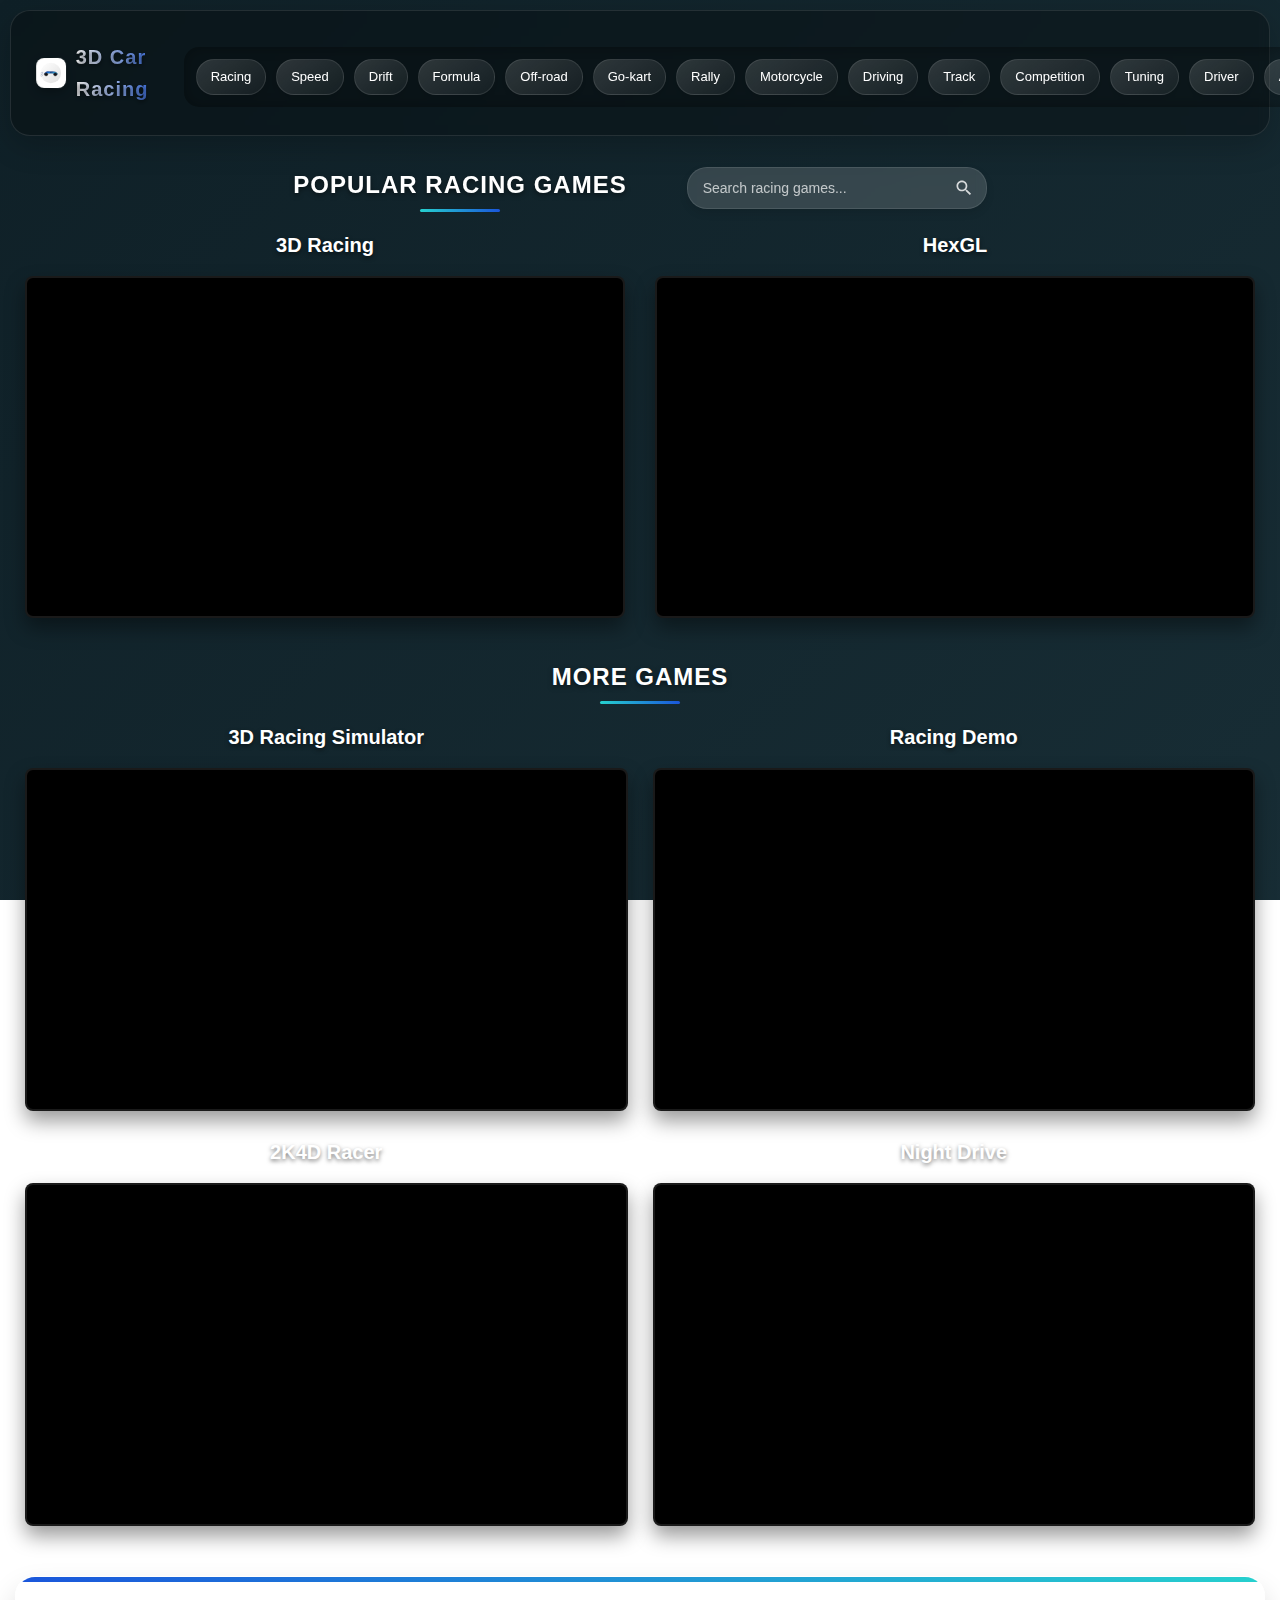
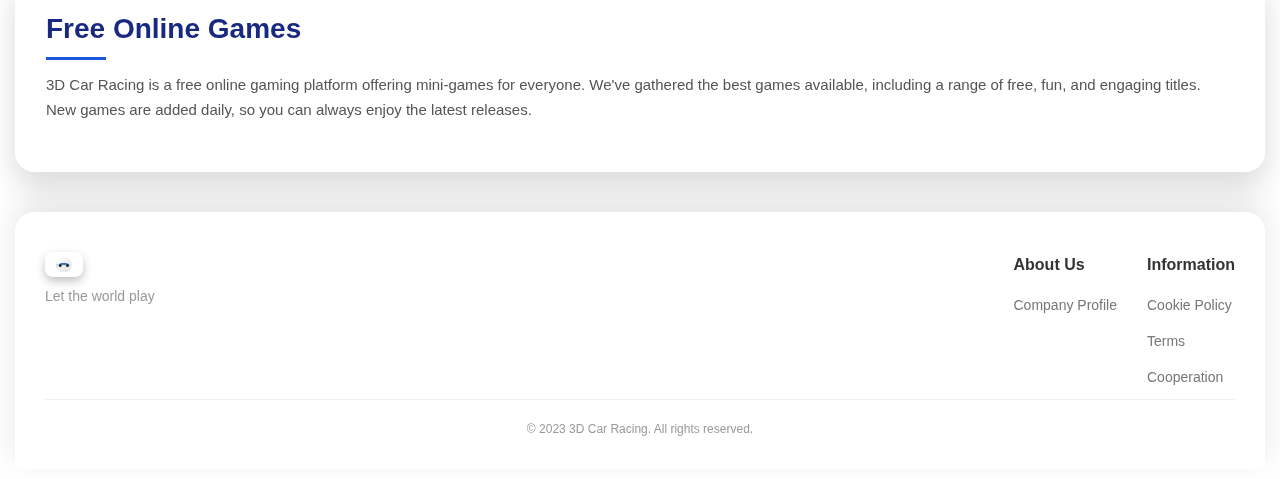
<file: index.html>
<!DOCTYPE html>
<html lang="en">
<head>
    <meta charset="UTF-8">
    <meta name="viewport" content="width=device-width, initial-scale=1.0">
    <title>3D Car Racing | Free Online Racing Games Platform</title>
    <!-- Enhanced SEO Meta Tags -->
    <meta name="description" content="Play the best 3D racing games free online. Enjoy unblocked driving games, realistic driving simulators, and multiplayer racing games on our platform.">
    <meta name="keywords" content="driving games unblocked, car racing games online, 3d racing games free, realistic driving simulator, multiplayer racing games">
    <meta name="author" content="3D Car Racing">
    <meta name="robots" content="index, follow">
    <!-- Open Graph Tags for Social Media -->
    <meta property="og:title" content="3D Car Racing | Free Online Racing Games Platform">
    <meta property="og:description" content="Play the best free 3D racing games online. Experience realistic driving simulators and multiplayer racing action directly in your browser, no downloads required.">
    <meta property="og:type" content="website">
    <meta property="og:url" content="https://example.com/">
    <!-- Twitter Card Tags -->
    <meta name="twitter:card" content="summary_large_image">
    <meta name="twitter:title" content="3D Car Racing | Free Online Racing Games Platform">
    <meta name="twitter:description" content="Play the best free 3D racing games online. Experience realistic driving simulators and multiplayer racing action directly in your browser, no downloads required.">
    <!-- Canonical URL -->
    <link rel="canonical" href="https://example.com/">
    <link rel="stylesheet" href="styles.css">
    <!-- 删除旧的favicon，添加新的SVG图标 -->
    <link rel="icon" type="image/svg+xml" href="data:image/svg+xml,%3Csvg width='64' height='64' viewBox='0 0 64 64' xmlns='http://www.w3.org/2000/svg'%3E%3Ccircle cx='32' cy='32' r='30' fill='url(%23bg-gradient)'/%3E%3Cpath d='M12,34 C14,32 22,33 28,33 L36,33 C42,33 47,36 50,36 C52,36 52,34 50,32 C48,30 44,28 40,28 L30,28 C27,28 21,27 18,29 C15,31 10,36 12,34 Z' fill='url(%23car-gradient)'/%3E%3Ccircle cx='18' cy='36' r='5' fill='%23151515' stroke='%23444' stroke-width='1'/%3E%3Ccircle cx='45' cy='36' r='5' fill='%23151515' stroke='%23444' stroke-width='1'/%3E%3Cpath d='M30,28 L38,28 C40,28 40,30 38,32 L32,32 C30,32 28,30 30,28 Z' fill='url(%23cockpit-gradient)'/%3E%3Cpath d='M12,34 C14,32 22,33 28,33 L36,33 C42,33 47,36 50,36 C52,36 52,34 50,32 C48,30 44,28 40,28 L30,28 C27,28 21,27 18,29 C15,31 10,36 12,34 Z' fill='none' stroke='%230a2463' stroke-width='1'/%3E%3Cpath d='M8,30 L3,32 M8,34 L2,38 M8,38 L4,42' stroke='%230a2463' stroke-width='1' stroke-linecap='round' opacity='0.7'/%3E%3Cdefs%3E%3ClinearGradient id='bg-gradient' x1='0%25' y1='0%25' x2='100%25' y2='100%25'%3E%3Cstop offset='0%25' stop-color='%23ffffff'/%3E%3Cstop offset='100%25' stop-color='%23e0e0e0'/%3E%3C/linearGradient%3E%3ClinearGradient id='car-gradient' x1='0%25' y1='0%25' x2='100%25' y2='100%25'%3E%3Cstop offset='10%25' stop-color='%231a56db'/%3E%3Cstop offset='90%25' stop-color='%2326d0ce'/%3E%3C/linearGradient%3E%3ClinearGradient id='cockpit-gradient' x1='0%25' y1='0%25' x2='100%25' y2='100%25'%3E%3Cstop offset='0%25' stop-color='%230a2463'/%3E%3Cstop offset='100%25' stop-color='%233e92cc'/%3E%3C/linearGradient%3E%3C/defs%3E%3C/svg%3E">
    
</head>
<body>
    <div class="wrapper">
        <!-- Top Area -->
        <div class="header-area">
            <!-- Logo -->
            <div class="logo-container">
                <a href="/" class="logo">
                    <!-- SVG Car Logo -->
                    <svg class="racing-car-logo" width="45" height="30" viewBox="0 0 64 64" xmlns="http://www.w3.org/2000/svg">
                        <circle cx="32" cy="32" r="30" fill="url(#bg-gradient)"/>
                        <path d="M12,34 C14,32 22,33 28,33 L36,33 C42,33 47,36 50,36 C52,36 52,34 50,32 C48,30 44,28 40,28 L30,28 C27,28 21,27 18,29 C15,31 10,36 12,34 Z" fill="url(#car-gradient)"/>
                        <circle cx="18" cy="36" r="5" fill="#151515" stroke="#444" stroke-width="1"/>
                        <circle cx="45" cy="36" r="5" fill="#151515" stroke="#444" stroke-width="1"/>
                        <path d="M30,28 L38,28 C40,28 40,30 38,32 L32,32 C30,32 28,30 30,28 Z" fill="url(#cockpit-gradient)"/>
                        <path d="M12,34 C14,32 22,33 28,33 L36,33 C42,33 47,36 50,36 C52,36 52,34 50,32 C48,30 44,28 40,28 L30,28 C27,28 21,27 18,29 C15,31 10,36 12,34 Z" fill="none" stroke="#0a2463" stroke-width="1"/>
                        <path d="M8,30 L3,32 M8,34 L2,38 M8,38 L4,42" stroke="#0a2463" stroke-width="1" stroke-linecap="round" opacity="0.7"/>
                        <defs>
                            <linearGradient id="bg-gradient" x1="0%" y1="0%" x2="100%" y2="100%">
                                <stop offset="0%" stop-color="#ffffff"/>
                                <stop offset="100%" stop-color="#e0e0e0"/>
                            </linearGradient>
                            <linearGradient id="car-gradient" x1="0%" y1="0%" x2="100%" y2="100%">
                                <stop offset="10%" stop-color="#1a56db"/>
                                <stop offset="90%" stop-color="#26d0ce"/>
                            </linearGradient>
                            <linearGradient id="cockpit-gradient" x1="0%" y1="0%" x2="100%" y2="100%">
                                <stop offset="0%" stop-color="#0a2463"/>
                                <stop offset="100%" stop-color="#3e92cc"/>
                            </linearGradient>
                        </defs>
                    </svg>
                    <span class="logo-text">3D Car Racing</span>
                </a>
            </div>
            
            <!-- Keywords -->
            <div class="keywords-container">
                <div class="game-keywords">
                    <a href="#" class="keyword-tag">Racing</a>
                    <a href="#" class="keyword-tag">Speed</a>
                    <a href="#" class="keyword-tag">Drift</a>
                    <a href="#" class="keyword-tag">Formula</a>
                    <a href="#" class="keyword-tag">Off-road</a>
                    <a href="#" class="keyword-tag">Go-kart</a>
                    <a href="#" class="keyword-tag">Rally</a>
                    <a href="#" class="keyword-tag">Motorcycle</a>
                    <a href="#" class="keyword-tag">Driving</a>
                    <a href="#" class="keyword-tag">Track</a>
                    <a href="#" class="keyword-tag">Competition</a>
                    <a href="#" class="keyword-tag">Tuning</a>
                    <a href="#" class="keyword-tag">Driver</a>
                    <a href="#" class="keyword-tag">Acceleration</a>
                    <a href="#" class="keyword-tag">Stunts</a>
                    <a href="#" class="keyword-tag">Traffic</a>
                </div>
            </div>
        </div>
        
        <!-- Game Title Area -->
        <div class="games-heading">
            <div class="heading-wrapper">
                <h2>Popular Racing Games</h2>
                
                <!-- Search Bar -->
                <div class="search-container">
                    <div class="search-wrapper">
                        <input type="text" id="game-search" class="search-input" placeholder="Search racing games..." autocomplete="off">
                        <button id="search-btn" class="search-button">
                            <svg class="search-icon" viewBox="0 0 24 24">
                                <path d="M15.5 14h-.79l-.28-.27C15.41 12.59 16 11.11 16 9.5 16 5.91 13.09 3 9.5 3S3 5.91 3 9.5 5.91 16 9.5 16c1.61 0 3.09-.59 4.23-1.57l.27.28v.79l5 4.99L20.49 19l-4.99-5zm-6 0C7.01 14 5 11.99 5 9.5S7.01 5 9.5 5 14 7.01 14 9.5 11.99 14 9.5 14z"/>
                            </svg>
                        </button>
                        <div id="search-suggestions" class="search-suggestions"></div>
                    </div>
                </div>
            </div>
        </div>

        <!-- Embedded Games Section -->
        <div class="games-direct">
            <div class="game-section">
                <h3 class="game-title">3D Racing</h3>
                <div class="direct-game-container relative group">
                    <iframe src="https://racing.pmnd.rs/" class="direct-game-iframe" allowfullscreen></iframe>
                    <button onclick="toggleFullscreen(this.parentElement.querySelector('.direct-game-iframe'))" 
                            class="fullscreen-btn">Fullscreen</button>
                </div>
            </div>
            
            <div class="game-section">
                <h3 class="game-title">HexGL</h3>
                <div class="direct-game-container relative group">
                    <iframe src="https://hexgl.bkcore.com/play/" class="direct-game-iframe" allowfullscreen></iframe>
                    <button onclick="toggleFullscreen(this.parentElement.querySelector('.direct-game-iframe'))" 
                            class="fullscreen-btn">Fullscreen</button>
                </div>
            </div>
        </div>

        <!-- Game Grid - Irregular Tile Layout -->
        <div class="games-heading">
            <div class="heading-wrapper">
                <h2>More Games</h2>
            </div>
        </div>
        
        <div class="games-direct more-games">
            <div class="game-section">
                <h3 class="game-title">3D Racing Simulator</h3>
                <div class="direct-game-container relative group">
                    <iframe src="https://microstudio.io/Skaruts/sk_pseudo3d_racing/" class="direct-game-iframe" allowfullscreen></iframe>
                    <button onclick="toggleFullscreen(this.parentElement.querySelector('.direct-game-iframe'))" 
                            class="fullscreen-btn">Fullscreen</button>
                </div>
            </div>
            
            <div class="game-section">
                <h3 class="game-title">Racing Demo</h3>
                <div class="direct-game-container relative group">
                    <iframe src="https://microstudio.io/gilles/racingdemo/" class="direct-game-iframe" allowfullscreen></iframe>
                    <button onclick="toggleFullscreen(this.parentElement.querySelector('.direct-game-iframe'))" 
                            class="fullscreen-btn">Fullscreen</button>
                </div>
            </div>
            
            <div class="game-section">
                <h3 class="game-title">2K4D Racer</h3>
                <div class="direct-game-container relative group">
                    <iframe src="https://microstudio.io/KOOLSKULL/2k4dracer/" class="direct-game-iframe" allowfullscreen></iframe>
                    <button onclick="toggleFullscreen(this.parentElement.querySelector('.direct-game-iframe'))" 
                            class="fullscreen-btn">Fullscreen</button>
                </div>
            </div>
            
            <div class="game-section">
                <h3 class="game-title">Night Drive</h3>
                <div class="direct-game-container relative group">
                    <iframe src="https://microstudio.io/jaysnjj/nightdrive/" class="direct-game-iframe" allowfullscreen></iframe>
                    <button onclick="toggleFullscreen(this.parentElement.querySelector('.direct-game-iframe'))" 
                            class="fullscreen-btn">Fullscreen</button>
                </div>
            </div>
        </div>

        <!-- Website Info Section -->
        <div class="info-section">
            <h1>Free Online Games</h1>
            <p>3D Car Racing is a free online gaming platform offering mini-games for everyone. We've gathered the best games available, including a range of free, fun, and engaging titles. New games are added daily, so you can always enjoy the latest releases.</p>
        </div>

        <!-- Footer -->
        <footer class="footer">
            <div class="footer-content">
                <div class="footer-logo">
                    <!-- Footer Logo -->
                    <svg class="racing-car-logo footer-racing-car-logo" width="38" height="25" viewBox="0 0 64 64" xmlns="http://www.w3.org/2000/svg">
                        <circle cx="32" cy="32" r="30" fill="url(#footer-bg-gradient)"/>
                        <path d="M12,34 C14,32 22,33 28,33 L36,33 C42,33 47,36 50,36 C52,36 52,34 50,32 C48,30 44,28 40,28 L30,28 C27,28 21,27 18,29 C15,31 10,36 12,34 Z" fill="url(#footer-car-gradient)"/>
                        <circle cx="18" cy="36" r="5" fill="#151515" stroke="#444" stroke-width="1"/>
                        <circle cx="45" cy="36" r="5" fill="#151515" stroke="#444" stroke-width="1"/>
                        <path d="M30,28 L38,28 C40,28 40,30 38,32 L32,32 C30,32 28,30 30,28 Z" fill="url(#footer-cockpit-gradient)"/>
                        <path d="M12,34 C14,32 22,33 28,33 L36,33 C42,33 47,36 50,36 C52,36 52,34 50,32 C48,30 44,28 40,28 L30,28 C27,28 21,27 18,29 C15,31 10,36 12,34 Z" fill="none" stroke="#0a2463" stroke-width="1"/>
                        <path d="M8,30 L3,32 M8,34 L2,38 M8,38 L4,42" stroke="#0a2463" stroke-width="1" stroke-linecap="round" opacity="0.7"/>
                        <defs>
                            <linearGradient id="footer-bg-gradient" x1="0%" y1="0%" x2="100%" y2="100%">
                                <stop offset="0%" stop-color="#ffffff"/>
                                <stop offset="100%" stop-color="#e0e0e0"/>
                            </linearGradient>
                            <linearGradient id="footer-car-gradient" x1="0%" y1="0%" x2="100%" y2="100%">
                                <stop offset="10%" stop-color="#1a56db"/>
                                <stop offset="90%" stop-color="#26d0ce"/>
                            </linearGradient>
                            <linearGradient id="footer-cockpit-gradient" x1="0%" y1="0%" x2="100%" y2="100%">
                                <stop offset="0%" stop-color="#0a2463"/>
                                <stop offset="100%" stop-color="#3e92cc"/>
                            </linearGradient>
                        </defs>
                    </svg>
                    <p>Let the world play</p>
                </div>
                
                <div class="footer-links">
                    <div class="footer-column">
                        <h4>About Us</h4>
                        <ul>
                            <li><a href="about.html" target="_blank">Company Profile</a></li>
                        </ul>
                    </div>
                    <div class="footer-column">
                        <h4>Information</h4>
                        <ul>
                            <li><a href="cookie.html" target="_blank">Cookie Policy</a></li>
                            <li><a href="terms.html" target="_blank">Terms</a></li>
                            <li><a href="cooperation.html" target="_blank">Cooperation</a></li>
                        </ul>
                    </div>
                </div>
            </div>
            
            <div class="footer-bottom">
                <p>&copy; 2023 3D Car Racing. All rights reserved.</p>
            </div>
        </footer>
    </div>

    <script>
        // Fullscreen toggle function
        function toggleFullscreen(element) {
            if (!document.fullscreenElement) {
                if (element.requestFullscreen) {
                    element.requestFullscreen();
                } else if (element.webkitRequestFullscreen) {
                    element.webkitRequestFullscreen();
                } else if (element.msRequestFullscreen) {
                    element.msRequestFullscreen();
                }
            } else {
                if (document.exitFullscreen) {
                    document.exitFullscreen();
                } else if (document.webkitExitFullscreen) {
                    document.webkitExitFullscreen();
                } else if (document.msExitFullscreen) {
                    document.msExitFullscreen();
                }
            }
        }
    </script>
    
    <!-- Developer Info Modal -->
    <div class="modal-overlay" id="modal-overlay"></div>
    
    <!-- Submit Game Modal -->
    <div class="dev-modal" id="submit-game-modal">
        <div class="modal-content">
            <h2>How to Submit Your Game</h2>
            <div class="modal-body">
                <h3>Submit Your Game to 3D Car Racing Platform</h3>
                <p>We welcome all types of high-quality racing and driving games. Here are the steps to submit your game:</p>
                
                <div class="submission-steps">
                    <div class="step">
                        <div class="step-number">1</div>
                        <div class="step-content">
                            <h4>Prepare Your Game</h4>
                            <p>Ensure your game is complete and runs smoothly in an HTML5 environment. We support games built with HTML5, WebGL, or other web technologies.</p>
                        </div>
                    </div>
                    
                    <div class="step">
                        <div class="step-number">2</div>
                        <div class="step-content">
                            <h4>Prepare Game Materials</h4>
                            <p>Prepare the following materials:</p>
                            <ul>
                                <li>Game title and brief description</li>
                                <li>Game screenshots (at least 3, 1280×720 or higher resolution)</li>
                                <li>Game controls instructions</li>
                                <li>Technical information (technologies used, compatibility, etc.)</li>
                            </ul>
                        </div>
                    </div>
                    
                    <div class="step">
                        <div class="step-number">3</div>
                        <div class="step-content">
                            <h4>Fill Out the Submission Form</h4>
                            <p>Create an account through our <a href="#" class="highlight-link">Developer Portal</a> and fill out the game submission form. You'll need to provide your game's URL or upload the game files.</p>
                        </div>
                    </div>
                    
                    <div class="step">
                        <div class="step-number">4</div>
                        <div class="step-content">
                            <h4>Wait for Review</h4>
                            <p>Our team will review your game within 5 business days. Once approved, your game will be launched on our platform.</p>
                        </div>
                    </div>
                </div>
                
                <div class="requirements">
                    <h3>Game Requirements</h3>
                    <ul>
                        <li>Must be racing or driving related games</li>
                        <li>Support for major browsers (Chrome, Firefox, Safari, Edge)</li>
                        <li>Mobile device compatibility (recommended but not required)</li>
                        <li>Loading time within reasonable limits</li>
                        <li>No malicious code or inappropriate content</li>
                    </ul>
                </div>
            </div>
            <button class="modal-close">Close</button>
        </div>
    </div>
    
    <!-- Contact Us Modal -->
    <div class="dev-modal" id="contact-modal">
        <div class="modal-content">
            <h2>Contact Us</h2>
            <div class="modal-body">
                <div class="contact-info">
                    <p>Whether you have questions, suggestions, or partnership proposals, we look forward to hearing from you.</p>
                    
                    <div class="contact-methods">
                        <div class="contact-method">
                            <h3>Developer Support</h3>
                            <p><i class="icon-email"></i> service@usee-world.com</p>
                            <p>Game submissions, technical issues, and other developer-related questions</p>
                        </div>
                        
                        <div class="contact-method">
                            <h3>Business Cooperation</h3>
                            <p><i class="icon-email"></i> service@usee-world.com</p>
                            <p>Advertising, sponsorship, and other business cooperation opportunities</p>
                        </div>
                        
                        <div class="contact-method">
                            <h3>User Support</h3>
                            <p><i class="icon-email"></i> service@usee-world.com</p>
                            <p>Account issues, game feedback, and general inquiries</p>
                        </div>
                    </div>
                    
                    <div class="contact-form">
                        <h3>Send Message</h3>
                        <form id="contact-form">
                            <div class="form-group">
                                <label for="name">Your Name</label>
                                <input type="text" id="name" name="name" required>
                            </div>
                            <div class="form-group">
                                <label for="email">Email</label>
                                <input type="email" id="email" name="email" required>
                            </div>
                            <div class="form-group">
                                <label for="subject">Subject</label>
                                <select id="subject" name="subject">
                                    <option value="developer">Developer Support</option>
                                    <option value="business">Business Cooperation</option>
                                    <option value="support">User Support</option>
                                    <option value="other">Other</option>
                                </select>
                            </div>
                            <div class="form-group">
                                <label for="message">Your Message</label>
                                <textarea id="message" name="message" rows="5" required></textarea>
                            </div>
                            <button type="submit" class="submit-btn">Send Message</button>
                        </form>
                    </div>
                    
                    <div class="social-media">
                        <h3>Follow Us</h3>
                        <div class="social-icons">
                            <a href="#" class="social-icon"><i class="icon-twitter"></i></a>
                            <a href="#" class="social-icon"><i class="icon-facebook"></i></a>
                            <a href="#" class="social-icon"><i class="icon-instagram"></i></a>
                            <a href="#" class="social-icon"><i class="icon-discord"></i></a>
                        </div>
                    </div>
                </div>
            </div>
            <button class="modal-close">Close</button>
        </div>
    </div>

    <script src="script.js"></script>
</body>
</html>
</file>
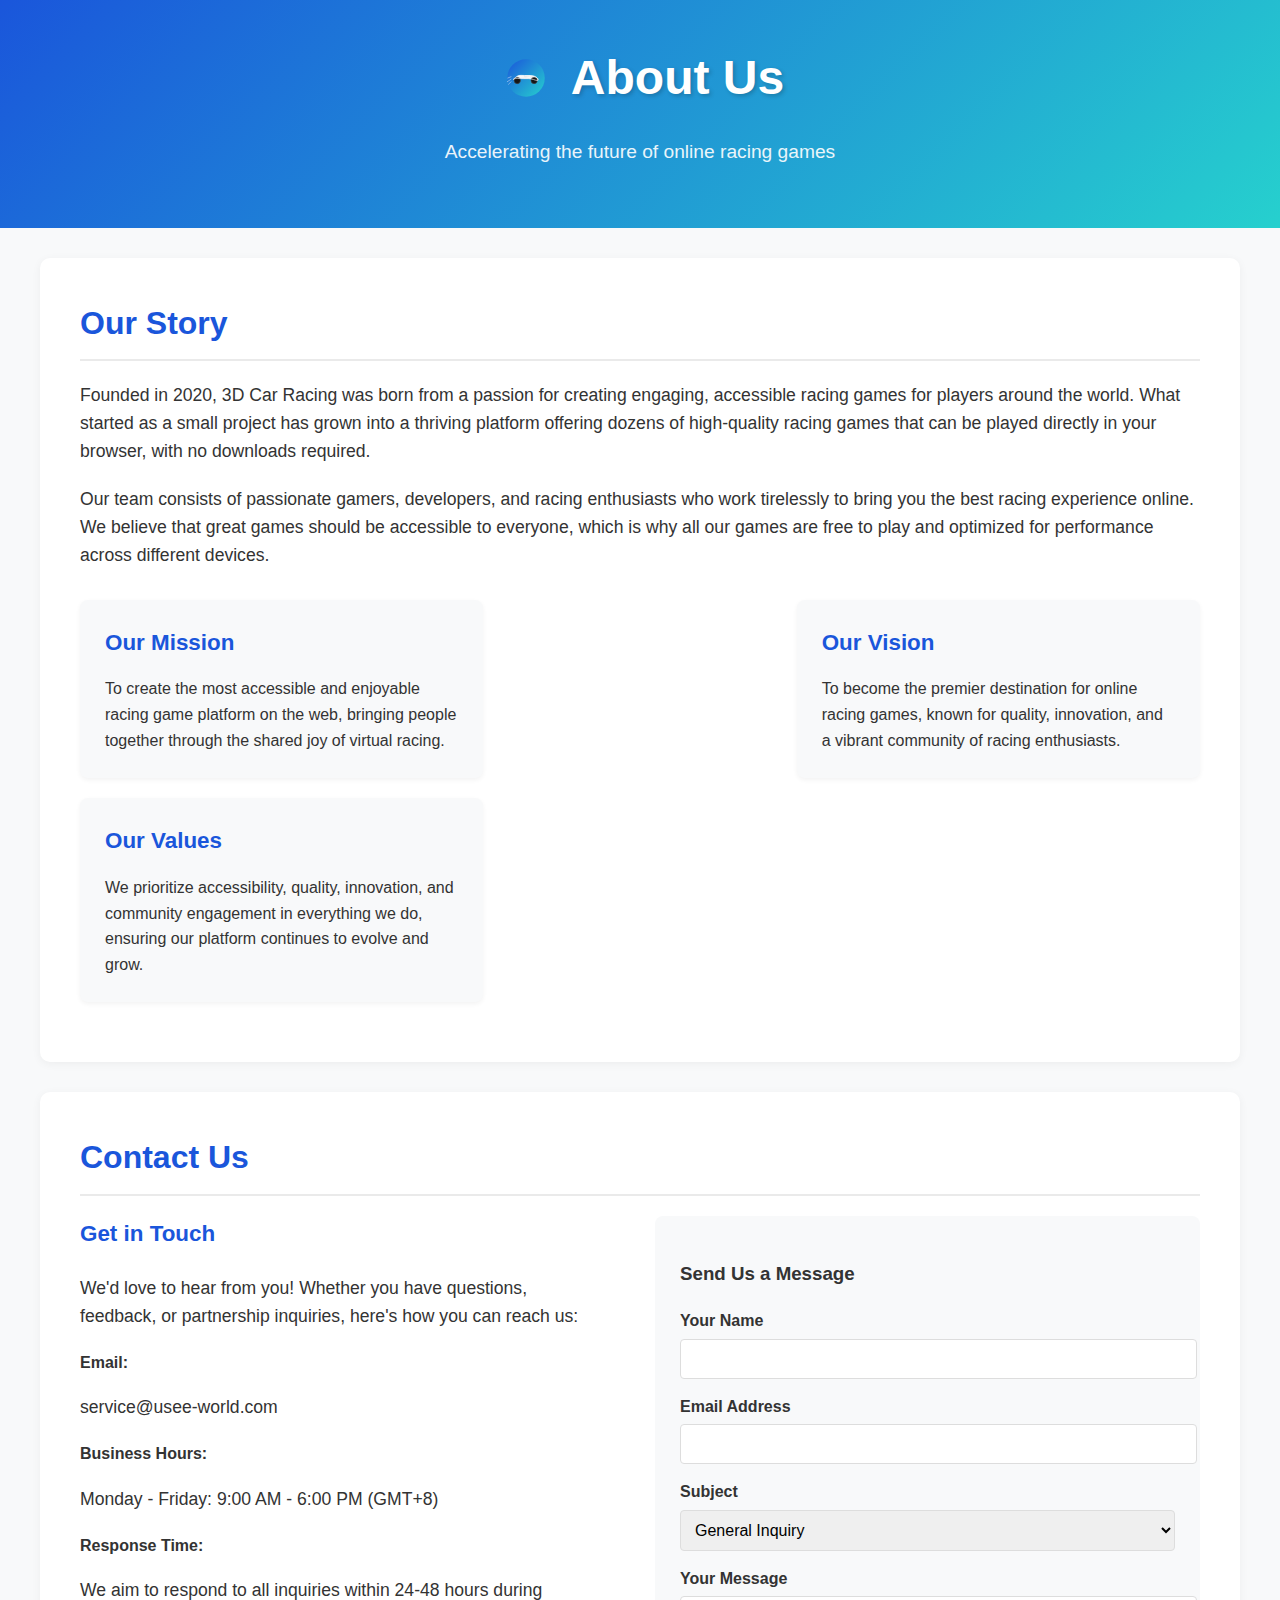
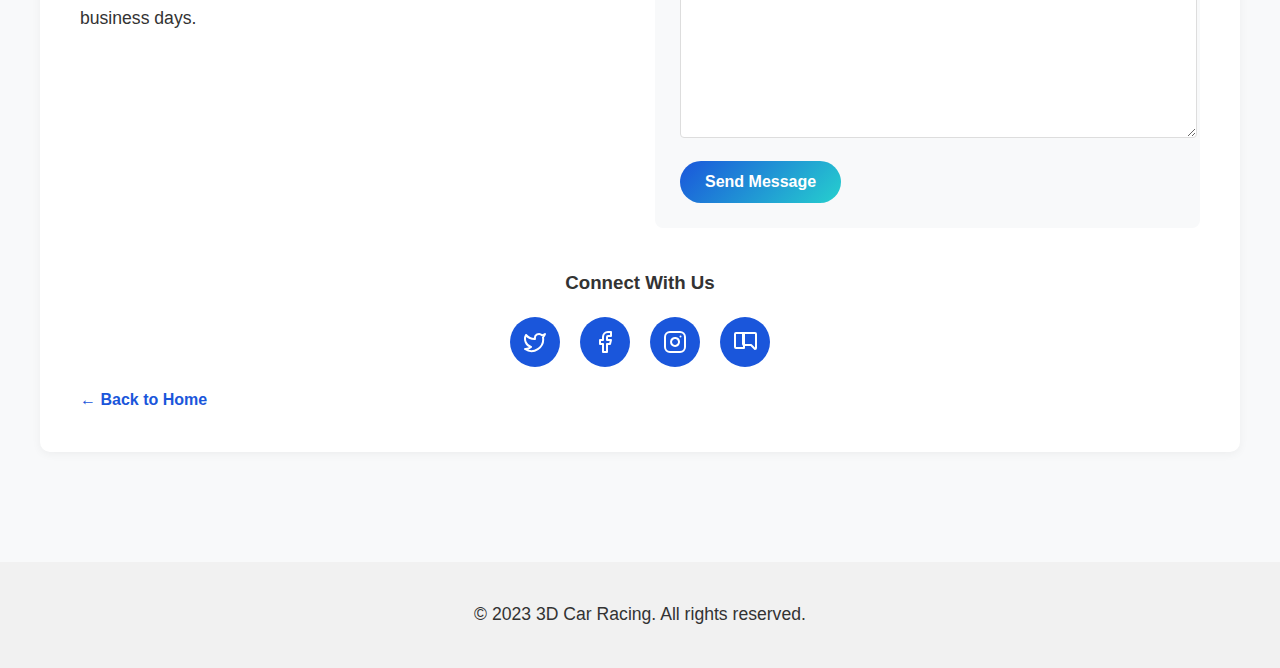
<file: about.html>
<!DOCTYPE html>
<html lang="en">
<head>
    <meta charset="UTF-8">
    <meta name="viewport" content="width=device-width, initial-scale=1.0">
    <title>About Us | 3D Car Racing</title>
    <!-- Enhanced SEO Meta Tags -->
    <meta name="description" content="Learn about 3D Car Racing - the premier platform for free online racing games. Discover our mission, vision, and how we're bringing the best racing experience to players worldwide.">
    <meta name="keywords" content="racing games, online racing, 3D racing games, car games, online gaming platform, racing community">
    <meta name="author" content="3D Car Racing">
    <meta name="robots" content="index, follow">
    <!-- Open Graph Tags for Social Media -->
    <meta property="og:title" content="About Us | 3D Car Racing">
    <meta property="og:description" content="Discover the story behind 3D Car Racing - the premier platform for free online racing games. Learn about our mission and vision for the future of online racing.">
    <meta property="og:type" content="website">
    <meta property="og:url" content="https://example.com/about.html">
    <!-- Twitter Card Tags -->
    <meta name="twitter:card" content="summary">
    <meta name="twitter:title" content="About Us | 3D Car Racing">
    <meta name="twitter:description" content="Discover the story behind 3D Car Racing - the premier platform for free online racing games. Learn about our mission and vision for the future of online racing.">
    <!-- Canonical URL -->
    <link rel="canonical" href="https://example.com/about.html">
    <link rel="icon" type="image/svg+xml" href="data:image/svg+xml,%3Csvg width='64' height='64' viewBox='0 0 64 64' xmlns='http://www.w3.org/2000/svg'%3E%3Ccircle cx='32' cy='32' r='30' fill='url(%23bg-gradient)'/%3E%3Cpath d='M12,34 C14,32 22,33 28,33 L36,33 C42,33 47,36 50,36 C52,36 52,34 50,32 C48,30 44,28 40,28 L30,28 C27,28 21,27 18,29 C15,31 10,36 12,34 Z' fill='url(%23car-gradient)'/%3E%3Ccircle cx='18' cy='36' r='5' fill='%23151515' stroke='%23444' stroke-width='1'/%3E%3Ccircle cx='45' cy='36' r='5' fill='%23151515' stroke='%23444' stroke-width='1'/%3E%3Cpath d='M30,28 L38,28 C40,28 40,30 38,32 L32,32 C30,32 28,30 30,28 Z' fill='url(%23cockpit-gradient)'/%3E%3Cpath d='M12,34 C14,32 22,33 28,33 L36,33 C42,33 47,36 50,36 C52,36 52,34 50,32 C48,30 44,28 40,28 L30,28 C27,28 21,27 18,29 C15,31 10,36 12,34 Z' fill='none' stroke='%230a2463' stroke-width='1'/%3E%3Cpath d='M8,30 L3,32 M8,34 L2,38 M8,38 L4,42' stroke='%230a2463' stroke-width='1' stroke-linecap='round' opacity='0.7'/%3E%3Cdefs%3E%3ClinearGradient id='bg-gradient' x1='0%25' y1='0%25' x2='100%25' y2='100%25'%3E%3Cstop offset='0%25' stop-color='%23ffffff'/%3E%3Cstop offset='100%25' stop-color='%23e0e0e0'/%3E%3C/linearGradient%3E%3ClinearGradient id='car-gradient' x1='0%25' y1='0%25' x2='100%25' y2='100%25'%3E%3Cstop offset='10%25' stop-color='%231a56db'/%3E%3Cstop offset='90%25' stop-color='%2326d0ce'/%3E%3C/linearGradient%3E%3ClinearGradient id='cockpit-gradient' x1='0%25' y1='0%25' x2='100%25' y2='100%25'%3E%3Cstop offset='0%25' stop-color='%230a2463'/%3E%3Cstop offset='100%25' stop-color='%233e92cc'/%3E%3C/linearGradient%3E%3C/defs%3E%3C/svg%3E">
    <style>
        body {
            font-family: 'Segoe UI', Tahoma, Geneva, Verdana, sans-serif;
            line-height: 1.6;
            color: #333;
            margin: 0;
            padding: 0;
            background-color: #f8f9fa;
        }
        
        header {
            background: linear-gradient(135deg, #1a56db 0%, #26d0ce 100%);
            color: white;
            padding: 40px 0;
            text-align: center;
            margin-bottom: 30px;
            position: relative;
        }
        
        .header-content {
            max-width: 1200px;
            margin: 0 auto;
            padding: 0 20px;
        }
        
        .logo-container {
            display: flex;
            align-items: center;
            justify-content: center;
            margin-bottom: 20px;
        }
        
        .logo {
            margin-right: 15px;
        }
        
        h1 {
            font-size: 3rem;
            margin: 0;
            text-shadow: 2px 2px 4px rgba(0, 0, 0, 0.2);
        }
        
        .header-tagline {
            font-size: 1.2rem;
            opacity: 0.9;
        }
        
        .container {
            max-width: 1200px;
            margin: 0 auto;
            padding: 0 20px 50px;
        }
        
        .about-section {
            background-color: white;
            border-radius: 10px;
            padding: 40px;
            margin-bottom: 30px;
            box-shadow: 0 2px 10px rgba(0, 0, 0, 0.05);
        }
        
        h2 {
            color: #1a56db;
            font-size: 2rem;
            margin-top: 0;
            margin-bottom: 20px;
            padding-bottom: 10px;
            border-bottom: 2px solid #eaeaea;
        }
        
        p {
            margin-bottom: 20px;
            font-size: 1.1rem;
        }
        
        .mission-values {
            display: flex;
            flex-wrap: wrap;
            justify-content: space-between;
            margin-top: 30px;
        }
        
        .mission-card {
            flex-basis: calc(33.333% - 20px);
            background-color: #f8f9fa;
            border-radius: 8px;
            padding: 25px;
            margin-bottom: 20px;
            box-shadow: 0 2px 5px rgba(0, 0, 0, 0.05);
            transition: transform 0.3s ease, box-shadow 0.3s ease;
        }
        
        .mission-card:hover {
            transform: translateY(-5px);
            box-shadow: 0 5px 15px rgba(0, 0, 0, 0.1);
        }
        
        .mission-card h3 {
            color: #1a56db;
            margin-top: 0;
            margin-bottom: 15px;
            font-size: 1.4rem;
        }
        
        .mission-card p {
            margin-bottom: 0;
            font-size: 1rem;
        }
        
        .contact-section {
            display: grid;
            grid-template-columns: 1fr 1fr;
            gap: 30px;
        }
        
        .contact-info {
            padding-right: 20px;
        }
        
        .contact-info h3 {
            color: #1a56db;
            margin-top: 0;
            font-size: 1.4rem;
        }
        
        .contact-method {
            margin-bottom: 15px;
        }
        
        .contact-method strong {
            display: block;
            margin-bottom: 5px;
            color: #333;
        }
        
        .contact-form {
            background-color: #f8f9fa;
            padding: 25px;
            border-radius: 8px;
        }
        
        .form-group {
            margin-bottom: 15px;
        }
        
        .form-group label {
            display: block;
            margin-bottom: 5px;
            font-weight: 600;
        }
        
        .form-control {
            width: 100%;
            padding: 10px;
            border: 1px solid #ddd;
            border-radius: 4px;
            font-family: inherit;
            font-size: 1rem;
        }
        
        textarea.form-control {
            height: 120px;
            resize: vertical;
        }
        
        .submit-btn {
            background: linear-gradient(135deg, #1a56db 0%, #26d0ce 100%);
            color: white;
            border: none;
            padding: 12px 25px;
            border-radius: 30px;
            cursor: pointer;
            font-size: 1rem;
            font-weight: 600;
            transition: all 0.3s ease;
        }
        
        .submit-btn:hover {
            transform: translateY(-2px);
            box-shadow: 0 5px 10px rgba(0, 0, 0, 0.1);
        }
        
        .social-media {
            margin-top: 40px;
            text-align: center;
        }
        
        .social-icons {
            display: flex;
            justify-content: center;
            gap: 20px;
            margin-top: 15px;
        }
        
        .social-icon {
            display: inline-flex;
            align-items: center;
            justify-content: center;
            width: 50px;
            height: 50px;
            background-color: #1a56db;
            color: white;
            border-radius: 50%;
            font-size: 1.5rem;
            transition: all 0.3s ease;
        }
        
        .social-icon:hover {
            transform: translateY(-3px);
            box-shadow: 0 5px 10px rgba(0, 0, 0, 0.2);
            background-color: #26d0ce;
        }
        
        .back-link {
            display: inline-block;
            margin-top: 20px;
            color: #1a56db;
            text-decoration: none;
            font-weight: 600;
            transition: all 0.3s ease;
        }
        
        .back-link:hover {
            color: #26d0ce;
            text-decoration: underline;
        }
        
        footer {
            text-align: center;
            padding: 20px;
            background-color: #f1f1f1;
            margin-top: 30px;
        }
        
        /* Responsive adjustments */
        @media (max-width: 992px) {
            .mission-card {
                flex-basis: calc(50% - 15px);
            }
        }
        
        @media (max-width: 768px) {
            header {
                padding: 30px 0;
            }
            
            h1 {
                font-size: 2.5rem;
            }
            
            .about-section {
                padding: 30px;
            }
            
            .mission-card {
                flex-basis: 100%;
            }
            
            .contact-section {
                grid-template-columns: 1fr;
            }
            
            .contact-info {
                padding-right: 0;
                margin-bottom: 20px;
            }
        }
        
        @media (max-width: 480px) {
            h1 {
                font-size: 2rem;
            }
            
            h2 {
                font-size: 1.7rem;
            }
            
            .about-section {
                padding: 20px;
            }
        }
        
        /* Icon placeholder styles */
        .icon-twitter, .icon-facebook, .icon-instagram, .icon-discord {
            width: 24px;
            height: 24px;
            background-size: contain;
            background-repeat: no-repeat;
            background-position: center;
            display: inline-block;
        }
        
        .icon-twitter {
            background-image: url('data:image/svg+xml,<svg xmlns="http://www.w3.org/2000/svg" width="24" height="24" viewBox="0 0 24 24" fill="none" stroke="white" stroke-width="2" stroke-linecap="round" stroke-linejoin="round"><path d="M22 4s-.7 2.1-2 3.4c1.6 10-9.4 17.3-18 11.6 2.2.1 4.4-.6 6-2C3 15.5.5 9.6 3 5c2.2 2.6 5.6 4.1 9 4-.9-4.2 4-6.6 7-3.8 1.1 0 3-1.2 3-1.2z"></path></svg>');
        }
        
        .icon-facebook {
            background-image: url('data:image/svg+xml,<svg xmlns="http://www.w3.org/2000/svg" width="24" height="24" viewBox="0 0 24 24" fill="none" stroke="white" stroke-width="2" stroke-linecap="round" stroke-linejoin="round"><path d="M18 2h-3a5 5 0 0 0-5 5v3H7v4h3v8h4v-8h3l1-4h-4V7a1 1 0 0 1 1-1h3z"></path></svg>');
        }
        
        .icon-instagram {
            background-image: url('data:image/svg+xml,<svg xmlns="http://www.w3.org/2000/svg" width="24" height="24" viewBox="0 0 24 24" fill="none" stroke="white" stroke-width="2" stroke-linecap="round" stroke-linejoin="round"><rect x="2" y="2" width="20" height="20" rx="5" ry="5"></rect><path d="M16 11.37A4 4 0 1 1 12.63 8 4 4 0 0 1 16 11.37z"></path><line x1="17.5" y1="6.5" x2="17.51" y2="6.5"></line></svg>');
        }
        
        .icon-discord {
            background-image: url('data:image/svg+xml,<svg xmlns="http://www.w3.org/2000/svg" width="24" height="24" viewBox="0 0 24 24" fill="none" stroke="white" stroke-width="2" stroke-linecap="round" stroke-linejoin="round"><path d="M21 18l-3-3h-7a1 1 0 0 1-1-1V4a1 1 0 0 1 1-1h11a1 1 0 0 1 1 1v14a1 1 0 0 1-1 1zm-10 0H3a1 1 0 0 1-1-1V4a1 1 0 0 1 1-1h7a1 1 0 0 1 1 1v13z"></path></svg>');
        }
    </style>
</head>
<body>
    <header>
        <div class="header-content">
            <div class="logo-container">
                <!-- SVG Car Logo -->
                <svg class="logo" width="60" height="40" viewBox="0 0 64 64" xmlns="http://www.w3.org/2000/svg">
                    <circle cx="32" cy="32" r="30" fill="url(#header-bg-gradient)"/>
                    <path d="M12,34 C14,32 22,33 28,33 L36,33 C42,33 47,36 50,36 C52,36 52,34 50,32 C48,30 44,28 40,28 L30,28 C27,28 21,27 18,29 C15,31 10,36 12,34 Z" fill="url(#header-car-gradient)"/>
                    <circle cx="18" cy="36" r="5" fill="#151515" stroke="#444" stroke-width="1"/>
                    <circle cx="45" cy="36" r="5" fill="#151515" stroke="#444" stroke-width="1"/>
                    <path d="M30,28 L38,28 C40,28 40,30 38,32 L32,32 C30,32 28,30 30,28 Z" fill="url(#header-cockpit-gradient)"/>
                    <path d="M12,34 C14,32 22,33 28,33 L36,33 C42,33 47,36 50,36 C52,36 52,34 50,32 C48,30 44,28 40,28 L30,28 C27,28 21,27 18,29 C15,31 10,36 12,34 Z" fill="none" stroke="#ffffff" stroke-width="1"/>
                    <path d="M8,30 L3,32 M8,34 L2,38 M8,38 L4,42" stroke="#ffffff" stroke-width="1" stroke-linecap="round" opacity="0.7"/>
                    <defs>
                        <linearGradient id="header-bg-gradient" x1="0%" y1="0%" x2="100%" y2="100%">
                            <stop offset="0%" stop-color="#1a56db"/>
                            <stop offset="100%" stop-color="#26d0ce"/>
                        </linearGradient>
                        <linearGradient id="header-car-gradient" x1="0%" y1="0%" x2="100%" y2="100%">
                            <stop offset="10%" stop-color="#ffffff"/>
                            <stop offset="90%" stop-color="#e0e0e0"/>
                        </linearGradient>
                        <linearGradient id="header-cockpit-gradient" x1="0%" y1="0%" x2="100%" y2="100%">
                            <stop offset="0%" stop-color="#e0e0e0"/>
                            <stop offset="100%" stop-color="#ffffff"/>
                        </linearGradient>
                    </defs>
                </svg>
                <h1>About Us</h1>
            </div>
            <p class="header-tagline">Accelerating the future of online racing games</p>
        </div>
    </header>
    
    <div class="container">
        <section class="about-section">
            <h2>Our Story</h2>
            <p>Founded in 2020, 3D Car Racing was born from a passion for creating engaging, accessible racing games for players around the world. What started as a small project has grown into a thriving platform offering dozens of high-quality racing games that can be played directly in your browser, with no downloads required.</p>
            <p>Our team consists of passionate gamers, developers, and racing enthusiasts who work tirelessly to bring you the best racing experience online. We believe that great games should be accessible to everyone, which is why all our games are free to play and optimized for performance across different devices.</p>
            
            <div class="mission-values">
                <div class="mission-card">
                    <h3>Our Mission</h3>
                    <p>To create the most accessible and enjoyable racing game platform on the web, bringing people together through the shared joy of virtual racing.</p>
                </div>
                
                <div class="mission-card">
                    <h3>Our Vision</h3>
                    <p>To become the premier destination for online racing games, known for quality, innovation, and a vibrant community of racing enthusiasts.</p>
                </div>
                
                <div class="mission-card">
                    <h3>Our Values</h3>
                    <p>We prioritize accessibility, quality, innovation, and community engagement in everything we do, ensuring our platform continues to evolve and grow.</p>
                </div>
            </div>
        </section>
        
        <section class="about-section">
            <h2>Contact Us</h2>
            <div class="contact-section">
                <div class="contact-info">
                    <h3>Get in Touch</h3>
                    <p>We'd love to hear from you! Whether you have questions, feedback, or partnership inquiries, here's how you can reach us:</p>
                    
                    <div class="contact-method">
                        <strong>Email:</strong>
                        <p>service@usee-world.com</p>
                    </div>
                    
                    <div class="contact-method">
                        <strong>Business Hours:</strong>
                        <p>Monday - Friday: 9:00 AM - 6:00 PM (GMT+8)</p>
                    </div>
                    
                    <div class="contact-method">
                        <strong>Response Time:</strong>
                        <p>We aim to respond to all inquiries within 24-48 hours during business days.</p>
                    </div>
                </div>
                
                <div class="contact-form">
                    <h3>Send Us a Message</h3>
                    <form id="contact-form" action="mailto:service@usee-world.com" method="post">
                        <div class="form-group">
                            <label for="name">Your Name</label>
                            <input type="text" id="name" name="name" class="form-control" required>
                        </div>
                        
                        <div class="form-group">
                            <label for="email">Email Address</label>
                            <input type="email" id="email" name="email" class="form-control" required>
                        </div>
                        
                        <div class="form-group">
                            <label for="subject">Subject</label>
                            <select id="subject" name="subject" class="form-control">
                                <option value="general">General Inquiry</option>
                                <option value="support">Technical Support</option>
                                <option value="feedback">Feedback</option>
                                <option value="business">Business Inquiry</option>
                            </select>
                        </div>
                        
                        <div class="form-group">
                            <label for="message">Your Message</label>
                            <textarea id="message" name="message" class="form-control" required></textarea>
                        </div>
                        
                        <button type="submit" class="submit-btn">Send Message</button>
                    </form>
                </div>
            </div>
            
            <div class="social-media">
                <h3>Connect With Us</h3>
                <div class="social-icons">
                    <a href="#" class="social-icon"><i class="icon-twitter"></i></a>
                    <a href="#" class="social-icon"><i class="icon-facebook"></i></a>
                    <a href="#" class="social-icon"><i class="icon-instagram"></i></a>
                    <a href="#" class="social-icon"><i class="icon-discord"></i></a>
                </div>
            </div>
            
            <a href="index.html" class="back-link">← Back to Home</a>
        </section>
    </div>
    
    <footer>
        <p>&copy; 2023 3D Car Racing. All rights reserved.</p>
    </footer>
</body>
</html>
</file>
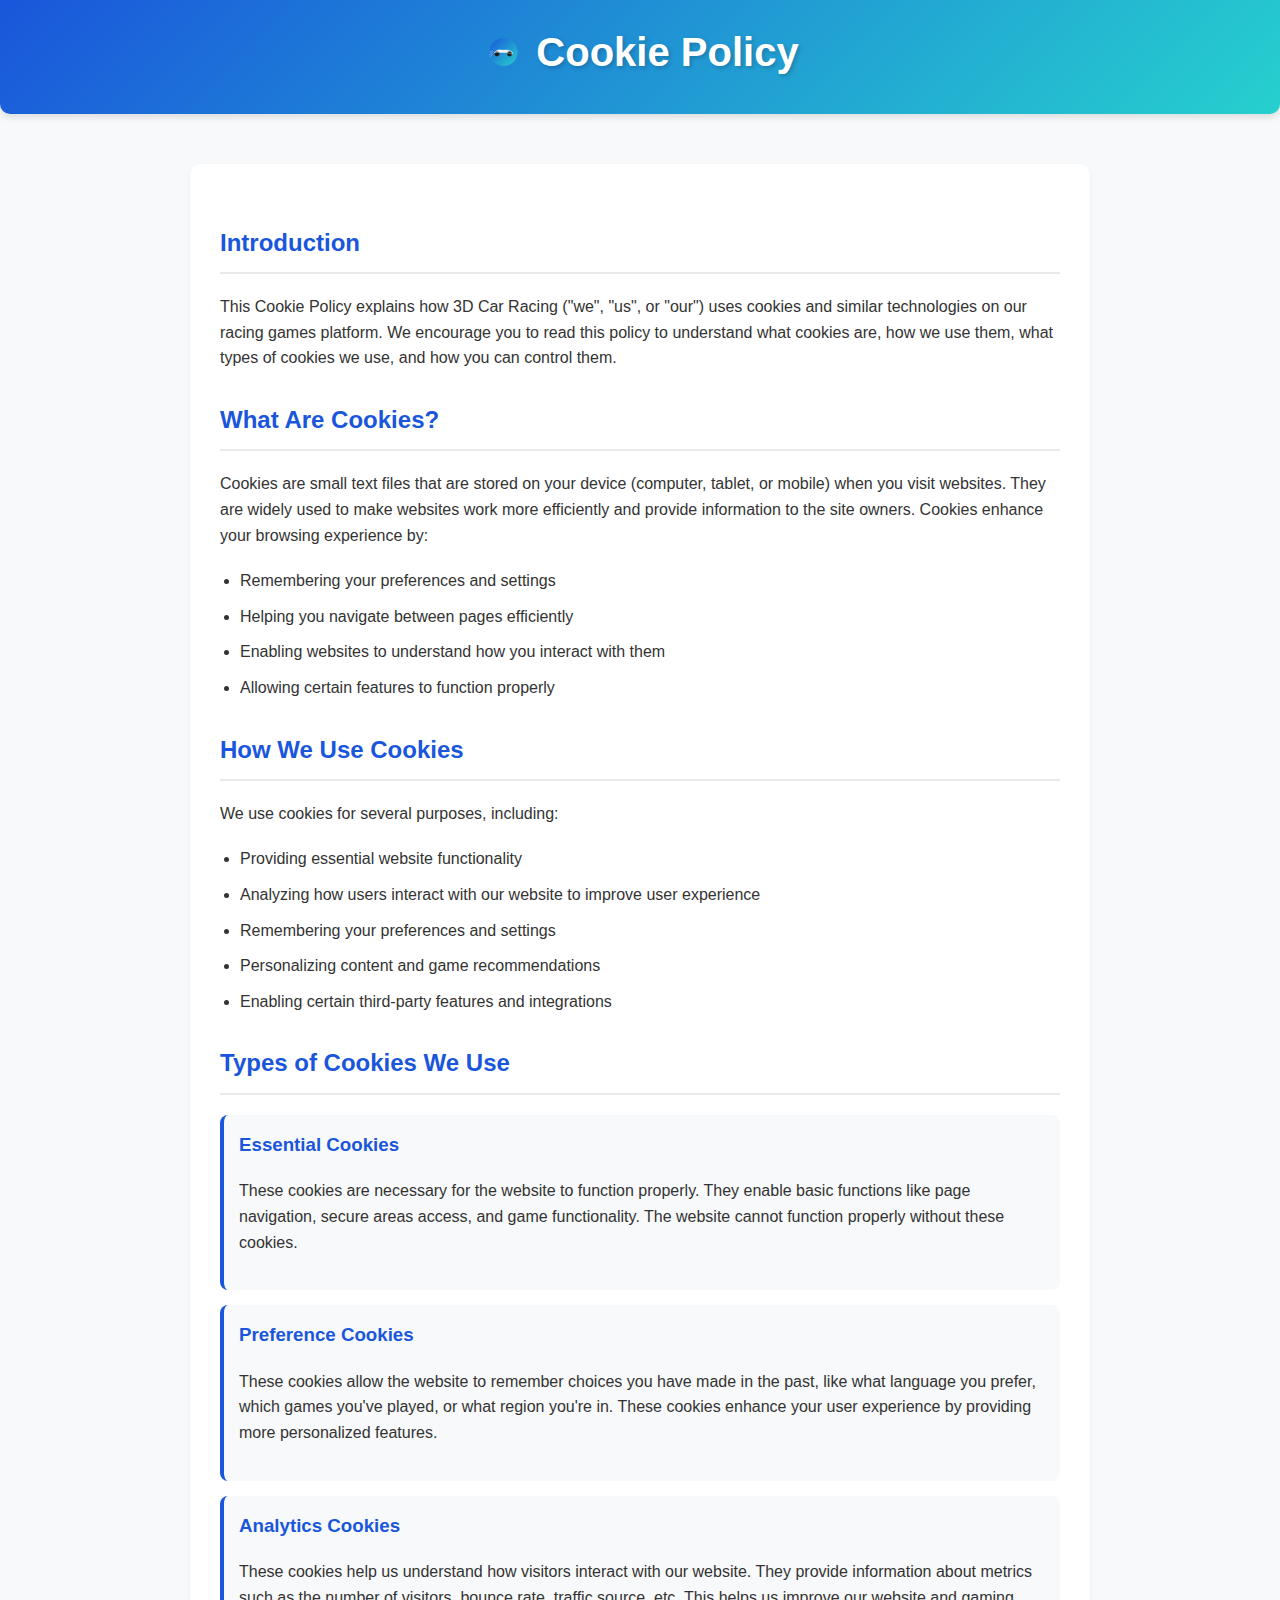
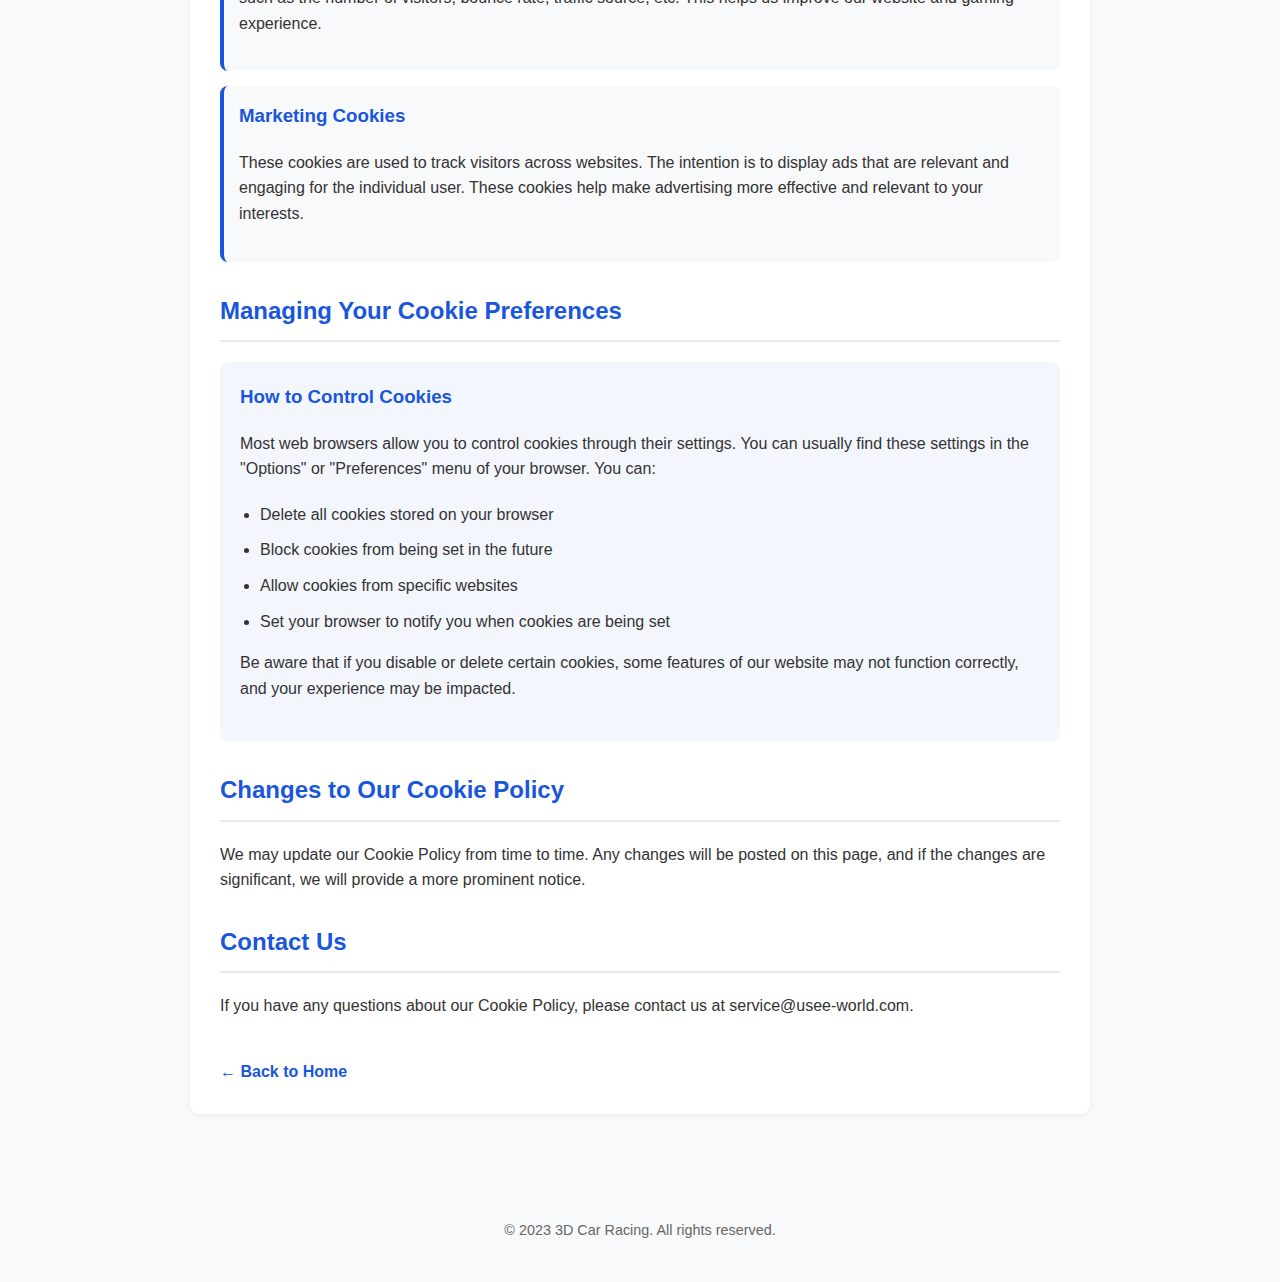
<file: cookie.html>
<!DOCTYPE html>
<html lang="en">
<head>
    <meta charset="UTF-8">
    <meta name="viewport" content="width=device-width, initial-scale=1.0">
    <title>Cookie Policy | 3D Car Racing</title>
    <!-- Enhanced SEO Meta Tags -->
    <meta name="description" content="Learn about how we use cookies on the 3D Car Racing platform. Our cookie policy explains what cookies are, how we use them, and how you can manage them.">
    <meta name="keywords" content="cookie policy, browser cookies, privacy, data collection, 3D racing games">
    <meta name="author" content="3D Car Racing">
    <meta name="robots" content="index, follow">
    <!-- Open Graph Tags for Social Media -->
    <meta property="og:title" content="Cookie Policy | 3D Car Racing">
    <meta property="og:description" content="Learn about how we use cookies on the 3D Car Racing platform. Our cookie policy explains what cookies are, how we use them, and how you can manage them.">
    <meta property="og:type" content="website">
    <meta property="og:url" content="https://example.com/cookie.html">
    <!-- Twitter Card Tags -->
    <meta name="twitter:card" content="summary">
    <meta name="twitter:title" content="Cookie Policy | 3D Car Racing">
    <meta name="twitter:description" content="Learn about how we use cookies on the 3D Car Racing platform. Our cookie policy explains what cookies are, how we use them, and how you can manage them.">
    <!-- Canonical URL -->
    <link rel="canonical" href="https://example.com/cookie.html">
    <link rel="icon" type="image/svg+xml" href="data:image/svg+xml,%3Csvg width='64' height='64' viewBox='0 0 64 64' xmlns='http://www.w3.org/2000/svg'%3E%3Ccircle cx='32' cy='32' r='30' fill='url(%23bg-gradient)'/%3E%3Cpath d='M12,34 C14,32 22,33 28,33 L36,33 C42,33 47,36 50,36 C52,36 52,34 50,32 C48,30 44,28 40,28 L30,28 C27,28 21,27 18,29 C15,31 10,36 12,34 Z' fill='url(%23car-gradient)'/%3E%3Ccircle cx='18' cy='36' r='5' fill='%23151515' stroke='%23444' stroke-width='1'/%3E%3Ccircle cx='45' cy='36' r='5' fill='%23151515' stroke='%23444' stroke-width='1'/%3E%3Cpath d='M30,28 L38,28 C40,28 40,30 38,32 L32,32 C30,32 28,30 30,28 Z' fill='url(%23cockpit-gradient)'/%3E%3Cpath d='M12,34 C14,32 22,33 28,33 L36,33 C42,33 47,36 50,36 C52,36 52,34 50,32 C48,30 44,28 40,28 L30,28 C27,28 21,27 18,29 C15,31 10,36 12,34 Z' fill='none' stroke='%230a2463' stroke-width='1'/%3E%3Cpath d='M8,30 L3,32 M8,34 L2,38 M8,38 L4,42' stroke='%230a2463' stroke-width='1' stroke-linecap='round' opacity='0.7'/%3E%3Cdefs%3E%3ClinearGradient id='bg-gradient' x1='0%25' y1='0%25' x2='100%25' y2='100%25'%3E%3Cstop offset='0%25' stop-color='%23ffffff'/%3E%3Cstop offset='100%25' stop-color='%23e0e0e0'/%3E%3C/linearGradient%3E%3ClinearGradient id='car-gradient' x1='0%25' y1='0%25' x2='100%25' y2='100%25'%3E%3Cstop offset='10%25' stop-color='%231a56db'/%3E%3Cstop offset='90%25' stop-color='%2326d0ce'/%3E%3C/linearGradient%3E%3ClinearGradient id='cockpit-gradient' x1='0%25' y1='0%25' x2='100%25' y2='100%25'%3E%3Cstop offset='0%25' stop-color='%230a2463'/%3E%3Cstop offset='100%25' stop-color='%233e92cc'/%3E%3C/linearGradient%3E%3C/defs%3E%3C/svg%3E">
    <style>
        /* Basic styling */
        body {
            font-family: 'Segoe UI', Tahoma, Geneva, Verdana, sans-serif;
            line-height: 1.6;
            color: #333;
            margin: 0;
            padding: 0;
            background-color: #f8f9fa;
        }
        
        .container {
            max-width: 900px;
            margin: 0 auto;
            padding: 20px;
        }
        
        header {
            background: linear-gradient(135deg, #1a56db 0%, #26d0ce 100%);
            color: white;
            padding: 20px 0;
            text-align: center;
            margin-bottom: 30px;
            border-radius: 0 0 10px 10px;
            box-shadow: 0 4px 6px rgba(0, 0, 0, 0.1);
        }
        
        .logo-container {
            display: flex;
            align-items: center;
            justify-content: center;
            margin-bottom: 10px;
        }
        
        .logo {
            margin-right: 10px;
        }
        
        h1 {
            margin: 0;
            font-size: 2.5rem;
            text-shadow: 2px 2px 4px rgba(0, 0, 0, 0.2);
        }
        
        .content {
            background-color: white;
            padding: 30px;
            border-radius: 10px;
            box-shadow: 0 2px 4px rgba(0, 0, 0, 0.05);
            margin-bottom: 20px;
        }
        
        h2 {
            color: #1a56db;
            border-bottom: 2px solid #eaeaea;
            padding-bottom: 10px;
            margin-top: 30px;
        }
        
        p {
            margin-bottom: 20px;
        }
        
        ul {
            padding-left: 20px;
        }
        
        li {
            margin-bottom: 10px;
        }
        
        .back-link {
            display: inline-block;
            margin-top: 20px;
            color: #1a56db;
            text-decoration: none;
            font-weight: 600;
            transition: color 0.3s;
        }
        
        .back-link:hover {
            color: #26d0ce;
            text-decoration: underline;
        }
        
        footer {
            text-align: center;
            margin-top: 30px;
            padding: 20px;
            color: #666;
            font-size: 0.9rem;
        }
        
        /* Cookie specific styling */
        .cookie-types {
            margin-top: 20px;
        }
        
        .cookie-type {
            background-color: #f8f9fa;
            padding: 15px;
            border-radius: 8px;
            margin-bottom: 15px;
            border-left: 4px solid #1a56db;
        }
        
        .cookie-type h3 {
            margin-top: 0;
            color: #1a56db;
        }
        
        .manage-cookies {
            background-color: rgba(26, 86, 219, 0.05);
            padding: 20px;
            border-radius: 8px;
            margin-top: 20px;
        }
        
        .manage-cookies h3 {
            color: #1a56db;
            margin-top: 0;
        }
        
        /* Responsive design */
        @media (max-width: 768px) {
            header {
                padding: 15px 0;
            }
            
            h1 {
                font-size: 2rem;
            }
            
            .content {
                padding: 20px;
            }
        }
    </style>
</head>
<body>
    <header>
        <div class="logo-container">
            <!-- SVG Car Logo -->
            <svg class="logo" width="45" height="30" viewBox="0 0 64 64" xmlns="http://www.w3.org/2000/svg">
                <circle cx="32" cy="32" r="30" fill="url(#header-bg-gradient)"/>
                <path d="M12,34 C14,32 22,33 28,33 L36,33 C42,33 47,36 50,36 C52,36 52,34 50,32 C48,30 44,28 40,28 L30,28 C27,28 21,27 18,29 C15,31 10,36 12,34 Z" fill="url(#header-car-gradient)"/>
                <circle cx="18" cy="36" r="5" fill="#151515" stroke="#444" stroke-width="1"/>
                <circle cx="45" cy="36" r="5" fill="#151515" stroke="#444" stroke-width="1"/>
                <path d="M30,28 L38,28 C40,28 40,30 38,32 L32,32 C30,32 28,30 30,28 Z" fill="url(#header-cockpit-gradient)"/>
                <path d="M12,34 C14,32 22,33 28,33 L36,33 C42,33 47,36 50,36 C52,36 52,34 50,32 C48,30 44,28 40,28 L30,28 C27,28 21,27 18,29 C15,31 10,36 12,34 Z" fill="none" stroke="#ffffff" stroke-width="1"/>
                <path d="M8,30 L3,32 M8,34 L2,38 M8,38 L4,42" stroke="#ffffff" stroke-width="1" stroke-linecap="round" opacity="0.7"/>
                <defs>
                    <linearGradient id="header-bg-gradient" x1="0%" y1="0%" x2="100%" y2="100%">
                        <stop offset="0%" stop-color="#1a56db"/>
                        <stop offset="100%" stop-color="#26d0ce"/>
                    </linearGradient>
                    <linearGradient id="header-car-gradient" x1="0%" y1="0%" x2="100%" y2="100%">
                        <stop offset="10%" stop-color="#ffffff"/>
                        <stop offset="90%" stop-color="#e0e0e0"/>
                    </linearGradient>
                    <linearGradient id="header-cockpit-gradient" x1="0%" y1="0%" x2="100%" y2="100%">
                        <stop offset="0%" stop-color="#e0e0e0"/>
                        <stop offset="100%" stop-color="#ffffff"/>
                    </linearGradient>
                </defs>
            </svg>
            <h1>Cookie Policy</h1>
        </div>
    </header>
    
    <div class="container">
        <div class="content">
            <h2>Introduction</h2>
            <p>This Cookie Policy explains how 3D Car Racing ("we", "us", or "our") uses cookies and similar technologies on our racing games platform. We encourage you to read this policy to understand what cookies are, how we use them, what types of cookies we use, and how you can control them.</p>
            
            <h2>What Are Cookies?</h2>
            <p>Cookies are small text files that are stored on your device (computer, tablet, or mobile) when you visit websites. They are widely used to make websites work more efficiently and provide information to the site owners. Cookies enhance your browsing experience by:</p>
            <ul>
                <li>Remembering your preferences and settings</li>
                <li>Helping you navigate between pages efficiently</li>
                <li>Enabling websites to understand how you interact with them</li>
                <li>Allowing certain features to function properly</li>
            </ul>
            
            <h2>How We Use Cookies</h2>
            <p>We use cookies for several purposes, including:</p>
            <ul>
                <li>Providing essential website functionality</li>
                <li>Analyzing how users interact with our website to improve user experience</li>
                <li>Remembering your preferences and settings</li>
                <li>Personalizing content and game recommendations</li>
                <li>Enabling certain third-party features and integrations</li>
            </ul>
            
            <h2>Types of Cookies We Use</h2>
            <div class="cookie-types">
                <div class="cookie-type">
                    <h3>Essential Cookies</h3>
                    <p>These cookies are necessary for the website to function properly. They enable basic functions like page navigation, secure areas access, and game functionality. The website cannot function properly without these cookies.</p>
                </div>
                
                <div class="cookie-type">
                    <h3>Preference Cookies</h3>
                    <p>These cookies allow the website to remember choices you have made in the past, like what language you prefer, which games you've played, or what region you're in. These cookies enhance your user experience by providing more personalized features.</p>
                </div>
                
                <div class="cookie-type">
                    <h3>Analytics Cookies</h3>
                    <p>These cookies help us understand how visitors interact with our website. They provide information about metrics such as the number of visitors, bounce rate, traffic source, etc. This helps us improve our website and gaming experience.</p>
                </div>
                
                <div class="cookie-type">
                    <h3>Marketing Cookies</h3>
                    <p>These cookies are used to track visitors across websites. The intention is to display ads that are relevant and engaging for the individual user. These cookies help make advertising more effective and relevant to your interests.</p>
                </div>
            </div>
            
            <h2>Managing Your Cookie Preferences</h2>
            <div class="manage-cookies">
                <h3>How to Control Cookies</h3>
                <p>Most web browsers allow you to control cookies through their settings. You can usually find these settings in the "Options" or "Preferences" menu of your browser. You can:</p>
                <ul>
                    <li>Delete all cookies stored on your browser</li>
                    <li>Block cookies from being set in the future</li>
                    <li>Allow cookies from specific websites</li>
                    <li>Set your browser to notify you when cookies are being set</li>
                </ul>
                <p>Be aware that if you disable or delete certain cookies, some features of our website may not function correctly, and your experience may be impacted.</p>
            </div>
            
            <h2>Changes to Our Cookie Policy</h2>
            <p>We may update our Cookie Policy from time to time. Any changes will be posted on this page, and if the changes are significant, we will provide a more prominent notice.</p>
            
            <h2>Contact Us</h2>
            <p>If you have any questions about our Cookie Policy, please contact us at service@usee-world.com.</p>
            
            <a href="index.html" class="back-link">← Back to Home</a>
        </div>
    </div>
    
    <footer>
        <p>&copy; 2023 3D Car Racing. All rights reserved.</p>
    </footer>
</body>
</html>
</file>
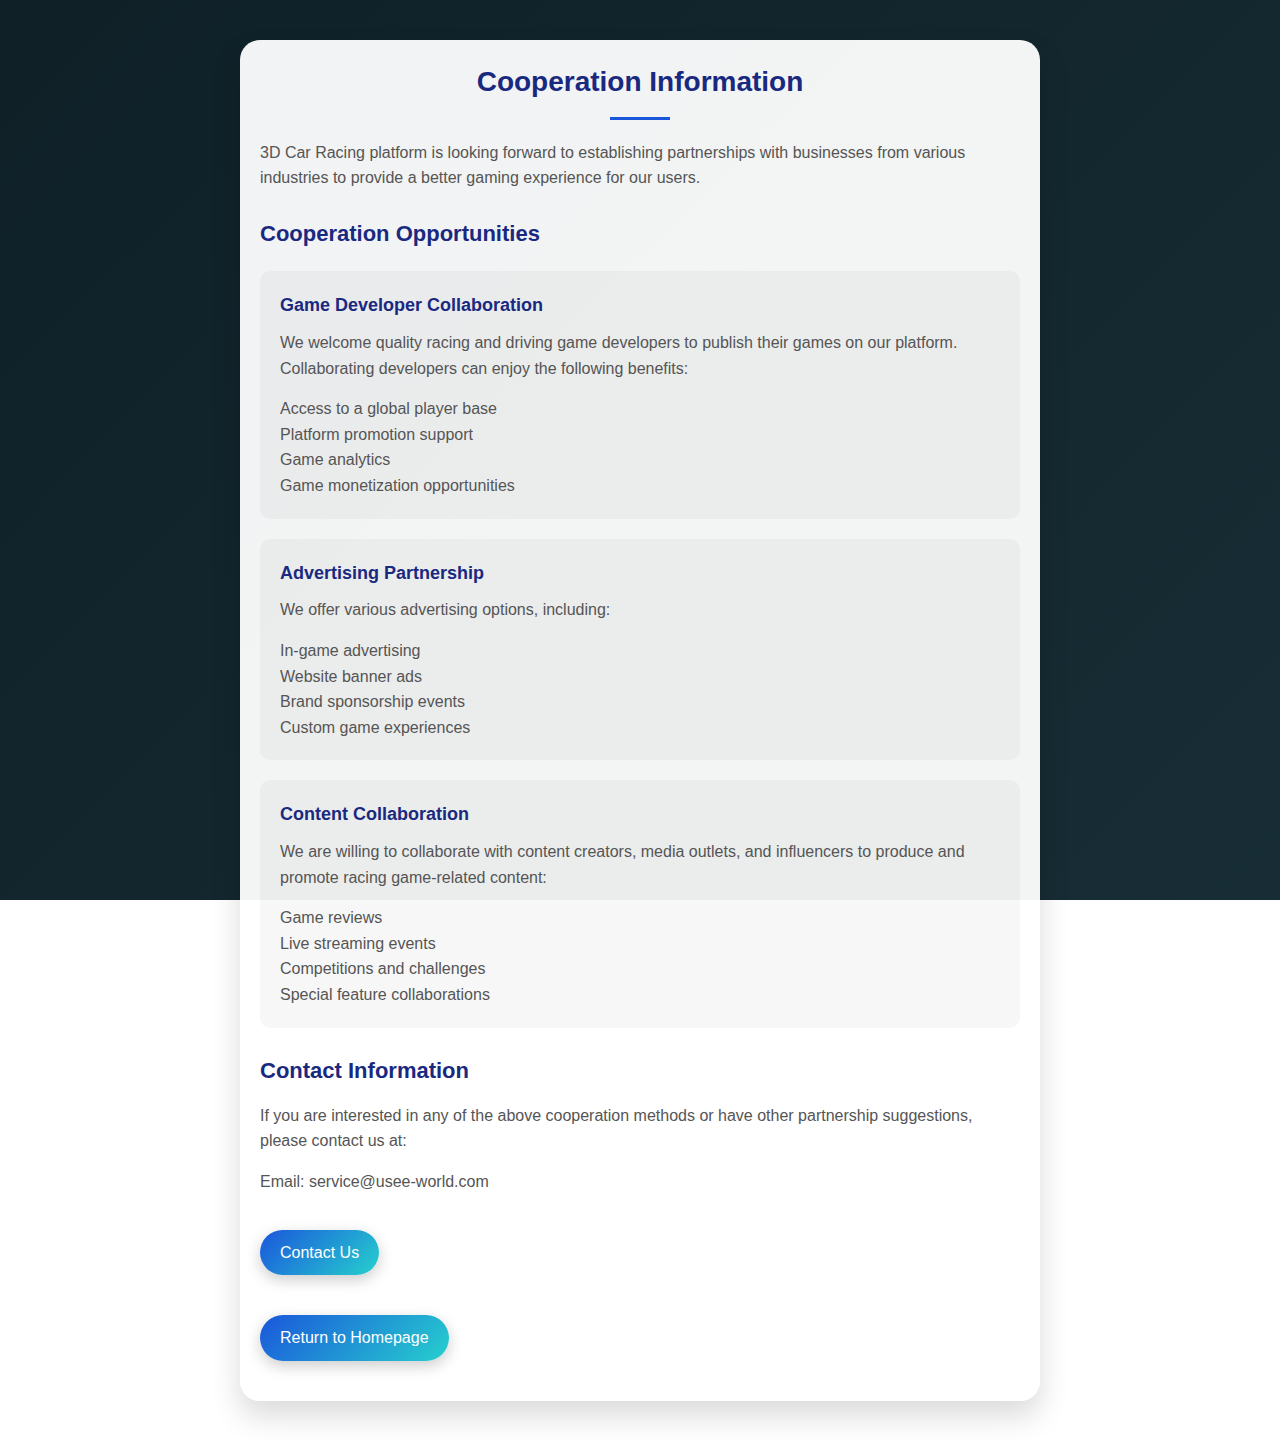
<file: cooperation.html>
<!DOCTYPE html>
<html lang="en">
<head>
    <meta charset="UTF-8">
    <meta name="viewport" content="width=device-width, initial-scale=1.0">
    <title>Cooperation Information | 3D Car Racing</title>
    <!-- Enhanced SEO Meta Tags -->
    <meta name="description" content="Explore partnership opportunities with 3D Car Racing. Join us as a game developer, advertiser, or content creator and reach millions of racing game enthusiasts worldwide.">
    <meta name="keywords" content="racing game partnerships, game developer collaboration, online racing advertising, gaming sponsorships, content creator partnerships, racing games business">
    <meta name="author" content="3D Car Racing">
    <meta name="robots" content="index, follow">
    <!-- Open Graph Tags for Social Media -->
    <meta property="og:title" content="Cooperation Information | 3D Car Racing">
    <meta property="og:description" content="Partner with 3D Car Racing and connect with millions of racing game enthusiasts. Opportunities for game developers, advertisers, and content creators.">
    <meta property="og:type" content="website">
    <meta property="og:url" content="https://example.com/cooperation.html">
    <!-- Twitter Card Tags -->
    <meta name="twitter:card" content="summary">
    <meta name="twitter:title" content="Cooperation Information | 3D Car Racing">
    <meta name="twitter:description" content="Partner with 3D Car Racing and connect with millions of racing game enthusiasts. Opportunities for game developers, advertisers, and content creators.">
    <!-- Canonical URL -->
    <link rel="canonical" href="https://example.com/cooperation.html">
    <link rel="stylesheet" href="styles.css">
    <!-- 添加SVG图标 -->
    <link rel="icon" type="image/svg+xml" href="data:image/svg+xml,%3Csvg width='64' height='64' viewBox='0 0 64 64' xmlns='http://www.w3.org/2000/svg'%3E%3Ccircle cx='32' cy='32' r='30' fill='url(%23bg-gradient)'/%3E%3Cpath d='M12,34 C14,32 22,33 28,33 L36,33 C42,33 47,36 50,36 C52,36 52,34 50,32 C48,30 44,28 40,28 L30,28 C27,28 21,27 18,29 C15,31 10,36 12,34 Z' fill='url(%23car-gradient)'/%3E%3Ccircle cx='18' cy='36' r='5' fill='%23151515' stroke='%23444' stroke-width='1'/%3E%3Ccircle cx='45' cy='36' r='5' fill='%23151515' stroke='%23444' stroke-width='1'/%3E%3Cpath d='M30,28 L38,28 C40,28 40,30 38,32 L32,32 C30,32 28,30 30,28 Z' fill='url(%23cockpit-gradient)'/%3E%3Cpath d='M12,34 C14,32 22,33 28,33 L36,33 C42,33 47,36 50,36 C52,36 52,34 50,32 C48,30 44,28 40,28 L30,28 C27,28 21,27 18,29 C15,31 10,36 12,34 Z' fill='none' stroke='%230a2463' stroke-width='1'/%3E%3Cpath d='M8,30 L3,32 M8,34 L2,38 M8,38 L4,42' stroke='%230a2463' stroke-width='1' stroke-linecap='round' opacity='0.7'/%3E%3Cdefs%3E%3ClinearGradient id='bg-gradient' x1='0%25' y1='0%25' x2='100%25' y2='100%25'%3E%3Cstop offset='0%25' stop-color='%23ffffff'/%3E%3Cstop offset='100%25' stop-color='%23e0e0e0'/%3E%3C/linearGradient%3E%3ClinearGradient id='car-gradient' x1='0%25' y1='0%25' x2='100%25' y2='100%25'%3E%3Cstop offset='10%25' stop-color='%231a56db'/%3E%3Cstop offset='90%25' stop-color='%2326d0ce'/%3E%3C/linearGradient%3E%3ClinearGradient id='cockpit-gradient' x1='0%25' y1='0%25' x2='100%25' y2='100%25'%3E%3Cstop offset='0%25' stop-color='%230a2463'/%3E%3Cstop offset='100%25' stop-color='%233e92cc'/%3E%3C/linearGradient%3E%3C/defs%3E%3C/svg%3E">
    <style>
        /* 合作信息页面特定样式 */
        .page-container {
            max-width: 800px;
            margin: 40px auto;
            padding: 20px;
            background: rgba(255, 255, 255, 0.95);
            border-radius: 20px;
            box-shadow: 0 15px 30px rgba(0, 0, 0, 0.15);
        }
        
        .page-title {
            font-size: 28px;
            margin-bottom: 20px;
            color: #1a2980;
            text-align: center;
            position: relative;
            padding-bottom: 15px;
        }
        
        .page-title::after {
            content: '';
            position: absolute;
            bottom: 0;
            left: 50%;
            transform: translateX(-50%);
            width: 60px;
            height: 3px;
            background: #1a56db;
        }
        
        .page-content {
            color: #555;
            line-height: 1.6;
        }
        
        .page-content h2 {
            font-size: 22px;
            margin: 25px 0 15px;
            color: #1a2980;
        }
        
        .page-content p {
            margin-bottom: 15px;
        }
        
        .cooperation-card {
            background: rgba(0, 0, 0, 0.03);
            border-radius: 10px;
            padding: 20px;
            margin: 20px 0;
        }
        
        .cooperation-card h3 {
            font-size: 18px;
            color: #1a2980;
            margin-bottom: 10px;
        }
        
        .contact-btn {
            display: inline-block;
            margin: 20px 0;
            color: #fff;
            text-decoration: none;
            padding: 10px 20px;
            background: linear-gradient(135deg, #1a56db, #26d0ce);
            border-radius: 30px;
            font-weight: 500;
            transition: all 0.3s;
            box-shadow: 0 5px 15px rgba(0, 0, 0, 0.2);
        }
        
        .contact-btn:hover {
            transform: translateY(-3px);
            box-shadow: 0 8px 20px rgba(0, 0, 0, 0.3);
        }
        
        .back-to-home {
            display: inline-block;
            margin: 20px 0;
            color: #fff;
            text-decoration: none;
            padding: 10px 20px;
            background: linear-gradient(135deg, #1a56db, #26d0ce);
            border-radius: 30px;
            font-weight: 500;
            transition: all 0.3s;
            box-shadow: 0 5px 15px rgba(0, 0, 0, 0.2);
        }
        
        .back-to-home:hover {
            transform: translateY(-3px);
            box-shadow: 0 8px 20px rgba(0, 0, 0, 0.3);
        }
    </style>
</head>
<body>
    <div class="page-container">
        <h1 class="page-title">Cooperation Information</h1>
        
        <div class="page-content">
            <p>3D Car Racing platform is looking forward to establishing partnerships with businesses from various industries to provide a better gaming experience for our users.</p>
            
            <h2>Cooperation Opportunities</h2>
            
            <div class="cooperation-card">
                <h3>Game Developer Collaboration</h3>
                <p>We welcome quality racing and driving game developers to publish their games on our platform. Collaborating developers can enjoy the following benefits:</p>
                <ul>
                    <li>Access to a global player base</li>
                    <li>Platform promotion support</li>
                    <li>Game analytics</li>
                    <li>Game monetization opportunities</li>
                </ul>
            </div>
            
            <div class="cooperation-card">
                <h3>Advertising Partnership</h3>
                <p>We offer various advertising options, including:</p>
                <ul>
                    <li>In-game advertising</li>
                    <li>Website banner ads</li>
                    <li>Brand sponsorship events</li>
                    <li>Custom game experiences</li>
                </ul>
            </div>
            
            <div class="cooperation-card">
                <h3>Content Collaboration</h3>
                <p>We are willing to collaborate with content creators, media outlets, and influencers to produce and promote racing game-related content:</p>
                <ul>
                    <li>Game reviews</li>
                    <li>Live streaming events</li>
                    <li>Competitions and challenges</li>
                    <li>Special feature collaborations</li>
                </ul>
            </div>
            
            <h2>Contact Information</h2>
            <p>If you are interested in any of the above cooperation methods or have other partnership suggestions, please contact us at:</p>
            <p>Email: service@usee-world.com</p>
            
            <a href="about.html#contact" class="contact-btn">Contact Us</a>
        </div>
        
        <a href="index.html" class="back-to-home">Return to Homepage</a>
    </div>
</body>
</html>
</file>
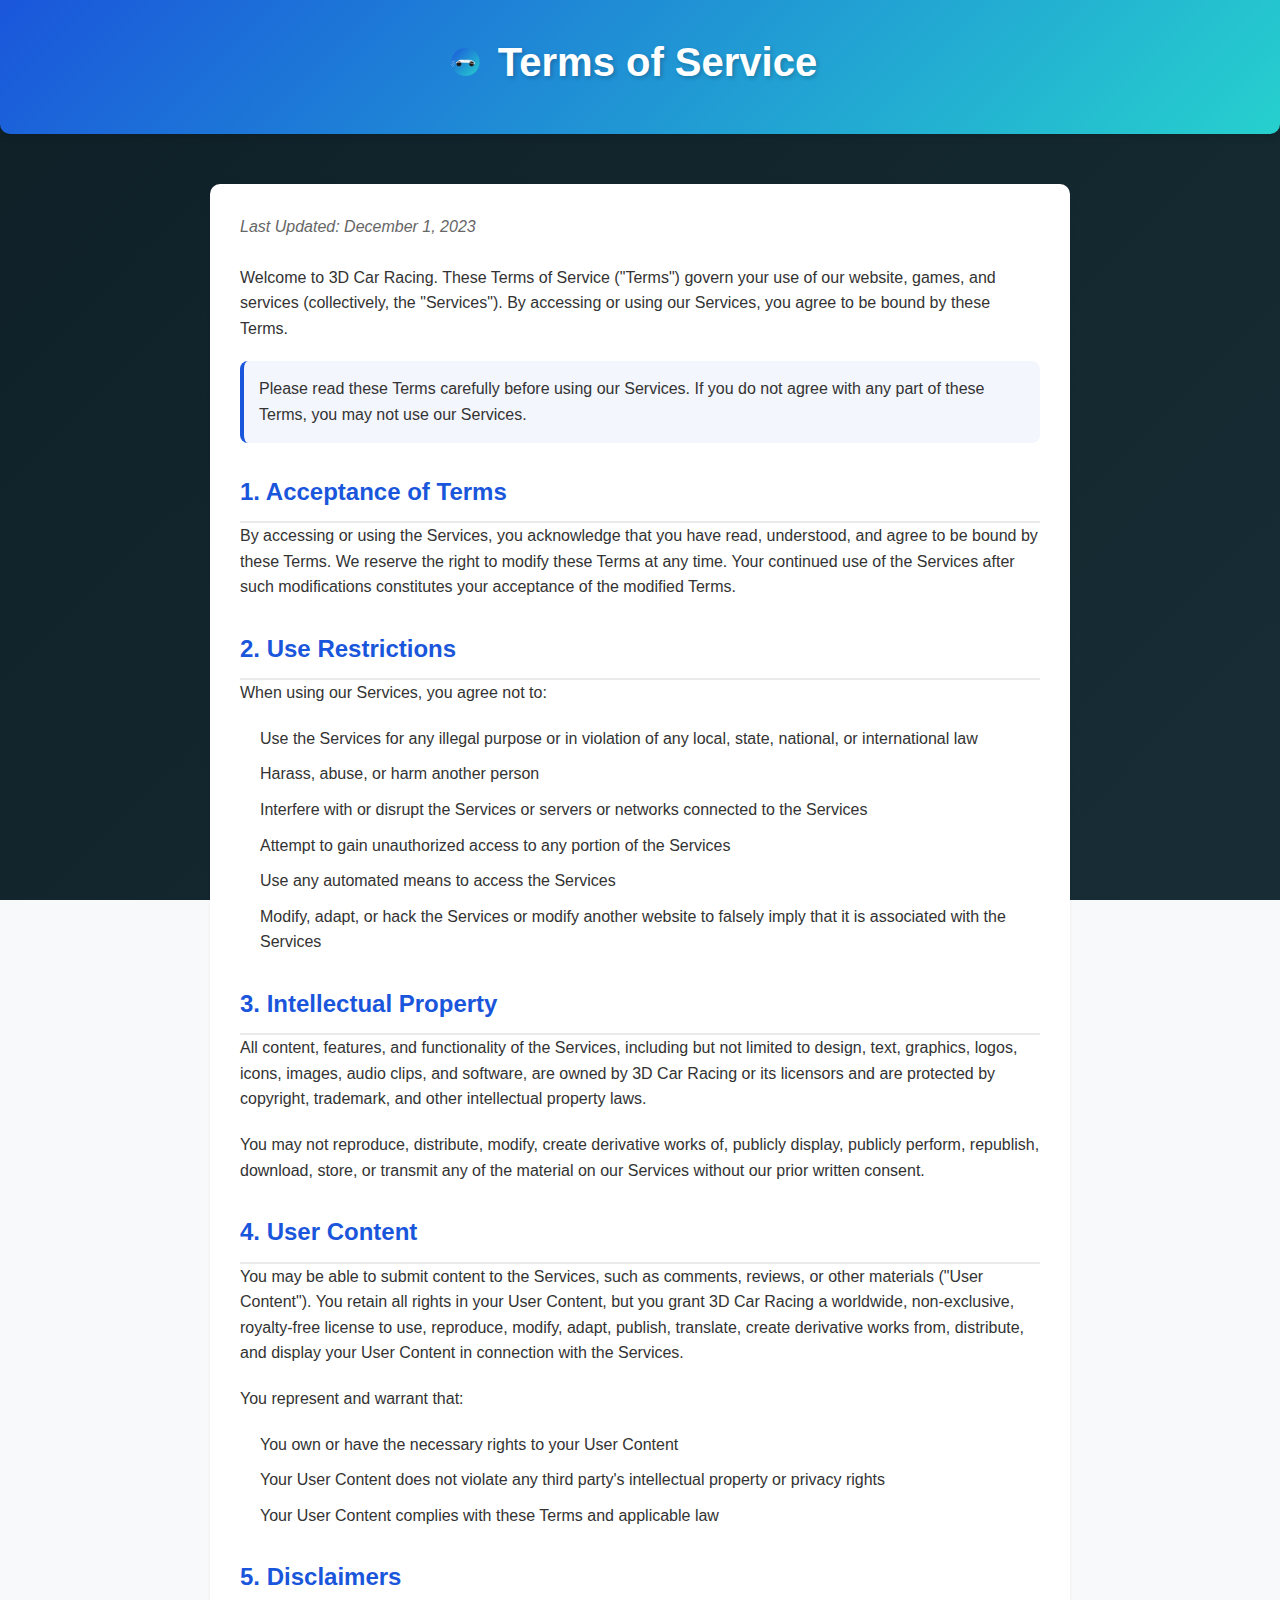
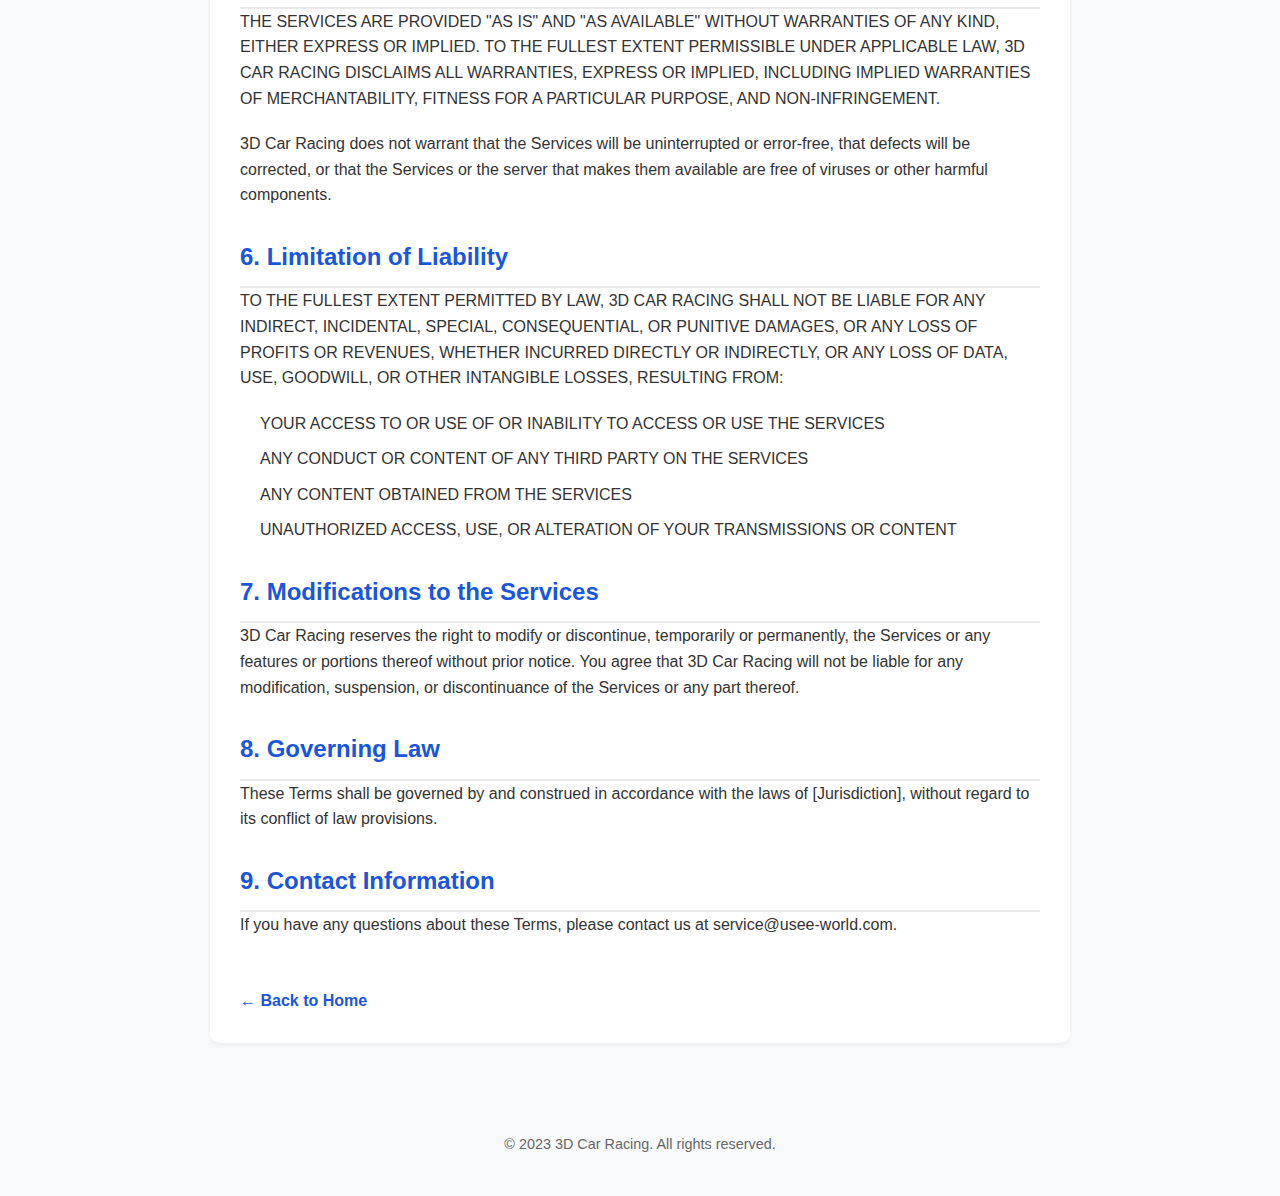
<file: terms.html>
<!DOCTYPE html>
<html lang="en">
<head>
    <meta charset="UTF-8">
    <meta name="viewport" content="width=device-width, initial-scale=1.0">
    <title>Terms of Service | 3D Car Racing</title>
    <!-- Enhanced SEO Meta Tags -->
    <meta name="description" content="Terms of Service for 3D Car Racing - the online platform for free racing games. Review our usage policies, intellectual property rights, and terms for a seamless gaming experience.">
    <meta name="keywords" content="terms of service, racing games rules, online gaming policy, user agreement, gaming terms, 3D racing games terms">
    <meta name="author" content="3D Car Racing">
    <meta name="robots" content="index, follow">
    <!-- Open Graph Tags for Social Media -->
    <meta property="og:title" content="Terms of Service | 3D Car Racing">
    <meta property="og:description" content="Review our Terms of Service for using the 3D Car Racing platform - ensuring a fair, fun, and safe gaming environment.">
    <meta property="og:type" content="website">
    <meta property="og:url" content="https://example.com/terms.html">
    <!-- Twitter Card Tags -->
    <meta name="twitter:card" content="summary">
    <meta name="twitter:title" content="Terms of Service | 3D Car Racing">
    <meta name="twitter:description" content="Review our Terms of Service for using the 3D Car Racing platform - ensuring a fair, fun, and safe gaming environment.">
    <!-- Canonical URL -->
    <link rel="canonical" href="https://example.com/terms.html">
    <link rel="stylesheet" href="styles.css">
    <!-- 添加SVG图标 -->
    <link rel="icon" type="image/svg+xml" href="data:image/svg+xml,%3Csvg width='64' height='64' viewBox='0 0 64 64' xmlns='http://www.w3.org/2000/svg'%3E%3Ccircle cx='32' cy='32' r='30' fill='url(%23bg-gradient)'/%3E%3Cpath d='M12,34 C14,32 22,33 28,33 L36,33 C42,33 47,36 50,36 C52,36 52,34 50,32 C48,30 44,28 40,28 L30,28 C27,28 21,27 18,29 C15,31 10,36 12,34 Z' fill='url(%23car-gradient)'/%3E%3Ccircle cx='18' cy='36' r='5' fill='%23151515' stroke='%23444' stroke-width='1'/%3E%3Ccircle cx='45' cy='36' r='5' fill='%23151515' stroke='%23444' stroke-width='1'/%3E%3Cpath d='M30,28 L38,28 C40,28 40,30 38,32 L32,32 C30,32 28,30 30,28 Z' fill='url(%23cockpit-gradient)'/%3E%3Cpath d='M12,34 C14,32 22,33 28,33 L36,33 C42,33 47,36 50,36 C52,36 52,34 50,32 C48,30 44,28 40,28 L30,28 C27,28 21,27 18,29 C15,31 10,36 12,34 Z' fill='none' stroke='%230a2463' stroke-width='1'/%3E%3Cpath d='M8,30 L3,32 M8,34 L2,38 M8,38 L4,42' stroke='%230a2463' stroke-width='1' stroke-linecap='round' opacity='0.7'/%3E%3Cdefs%3E%3ClinearGradient id='bg-gradient' x1='0%25' y1='0%25' x2='100%25' y2='100%25'%3E%3Cstop offset='0%25' stop-color='%23ffffff'/%3E%3Cstop offset='100%25' stop-color='%23e0e0e0'/%3E%3C/linearGradient%3E%3ClinearGradient id='car-gradient' x1='0%25' y1='0%25' x2='100%25' y2='100%25'%3E%3Cstop offset='10%25' stop-color='%231a56db'/%3E%3Cstop offset='90%25' stop-color='%2326d0ce'/%3E%3C/linearGradient%3E%3ClinearGradient id='cockpit-gradient' x1='0%25' y1='0%25' x2='100%25' y2='100%25'%3E%3Cstop offset='0%25' stop-color='%230a2463'/%3E%3Cstop offset='100%25' stop-color='%233e92cc'/%3E%3C/linearGradient%3E%3C/defs%3E%3C/svg%3E">
    <style>
        /* Basic styling */
        body {
            font-family: 'Segoe UI', Tahoma, Geneva, Verdana, sans-serif;
            line-height: 1.6;
            color: #333;
            margin: 0;
            padding: 0;
            background-color: #f8f9fa;
        }
        
        .container {
            max-width: 900px;
            margin: 0 auto;
            padding: 20px;
        }
        
        header {
            background: linear-gradient(135deg, #1a56db 0%, #26d0ce 100%);
            color: white;
            padding: 20px 0;
            text-align: center;
            margin-bottom: 30px;
            border-radius: 0 0 10px 10px;
            box-shadow: 0 4px 6px rgba(0, 0, 0, 0.1);
        }
        
        .logo-container {
            display: flex;
            align-items: center;
            justify-content: center;
            margin-bottom: 10px;
        }
        
        .logo {
            margin-right: 10px;
        }
        
        h1 {
            margin: 0;
            font-size: 2.5rem;
            text-shadow: 2px 2px 4px rgba(0, 0, 0, 0.2);
        }
        
        .content {
            background-color: white;
            padding: 30px;
            border-radius: 10px;
            box-shadow: 0 2px 4px rgba(0, 0, 0, 0.05);
            margin-bottom: 20px;
        }
        
        h2 {
            color: #1a56db;
            border-bottom: 2px solid #eaeaea;
            padding-bottom: 10px;
            margin-top: 30px;
        }
        
        p {
            margin-bottom: 20px;
        }
        
        ul {
            padding-left: 20px;
        }
        
        li {
            margin-bottom: 10px;
        }
        
        .back-link {
            display: inline-block;
            margin-top: 20px;
            color: #1a56db;
            text-decoration: none;
            font-weight: 600;
            transition: color 0.3s;
        }
        
        .back-link:hover {
            color: #26d0ce;
            text-decoration: underline;
        }
        
        footer {
            text-align: center;
            margin-top: 30px;
            padding: 20px;
            color: #666;
            font-size: 0.9rem;
        }
        
        /* Terms specific styling */
        .term-section {
            margin-bottom: 30px;
        }
        
        .term-section h3 {
            color: #1a56db;
            margin-top: 25px;
            margin-bottom: 15px;
        }
        
        .highlight {
            background-color: rgba(26, 86, 219, 0.05);
            padding: 15px;
            border-radius: 8px;
            border-left: 4px solid #1a56db;
            margin: 20px 0;
        }
        
        .highlight p:last-child {
            margin-bottom: 0;
        }
        
        .last-updated {
            font-style: italic;
            color: #666;
            margin-bottom: 25px;
        }
        
        /* Responsive design */
        @media (max-width: 768px) {
            header {
                padding: 15px 0;
            }
            
            h1 {
                font-size: 2rem;
            }
            
            .content {
                padding: 20px;
            }
        }
    </style>
</head>
<body>
    <header>
        <div class="logo-container">
            <!-- SVG Car Logo -->
            <svg class="logo" width="45" height="30" viewBox="0 0 64 64" xmlns="http://www.w3.org/2000/svg">
                <circle cx="32" cy="32" r="30" fill="url(#header-bg-gradient)"/>
                <path d="M12,34 C14,32 22,33 28,33 L36,33 C42,33 47,36 50,36 C52,36 52,34 50,32 C48,30 44,28 40,28 L30,28 C27,28 21,27 18,29 C15,31 10,36 12,34 Z" fill="url(#header-car-gradient)"/>
                <circle cx="18" cy="36" r="5" fill="#151515" stroke="#444" stroke-width="1"/>
                <circle cx="45" cy="36" r="5" fill="#151515" stroke="#444" stroke-width="1"/>
                <path d="M30,28 L38,28 C40,28 40,30 38,32 L32,32 C30,32 28,30 30,28 Z" fill="url(#header-cockpit-gradient)"/>
                <path d="M12,34 C14,32 22,33 28,33 L36,33 C42,33 47,36 50,36 C52,36 52,34 50,32 C48,30 44,28 40,28 L30,28 C27,28 21,27 18,29 C15,31 10,36 12,34 Z" fill="none" stroke="#ffffff" stroke-width="1"/>
                <path d="M8,30 L3,32 M8,34 L2,38 M8,38 L4,42" stroke="#ffffff" stroke-width="1" stroke-linecap="round" opacity="0.7"/>
                <defs>
                    <linearGradient id="header-bg-gradient" x1="0%" y1="0%" x2="100%" y2="100%">
                        <stop offset="0%" stop-color="#1a56db"/>
                        <stop offset="100%" stop-color="#26d0ce"/>
                    </linearGradient>
                    <linearGradient id="header-car-gradient" x1="0%" y1="0%" x2="100%" y2="100%">
                        <stop offset="10%" stop-color="#ffffff"/>
                        <stop offset="90%" stop-color="#e0e0e0"/>
                    </linearGradient>
                    <linearGradient id="header-cockpit-gradient" x1="0%" y1="0%" x2="100%" y2="100%">
                        <stop offset="0%" stop-color="#e0e0e0"/>
                        <stop offset="100%" stop-color="#ffffff"/>
                    </linearGradient>
                </defs>
            </svg>
            <h1>Terms of Service</h1>
        </div>
    </header>
    
    <div class="container">
        <div class="content">
            <p class="last-updated">Last Updated: December 1, 2023</p>
            
            <p>Welcome to 3D Car Racing. These Terms of Service ("Terms") govern your use of our website, games, and services (collectively, the "Services"). By accessing or using our Services, you agree to be bound by these Terms.</p>
            
            <div class="highlight">
                <p>Please read these Terms carefully before using our Services. If you do not agree with any part of these Terms, you may not use our Services.</p>
            </div>
            
            <div class="term-section">
                <h2>1. Acceptance of Terms</h2>
                <p>By accessing or using the Services, you acknowledge that you have read, understood, and agree to be bound by these Terms. We reserve the right to modify these Terms at any time. Your continued use of the Services after such modifications constitutes your acceptance of the modified Terms.</p>
            </div>
            
            <div class="term-section">
                <h2>2. Use Restrictions</h2>
                <p>When using our Services, you agree not to:</p>
                <ul>
                    <li>Use the Services for any illegal purpose or in violation of any local, state, national, or international law</li>
                    <li>Harass, abuse, or harm another person</li>
                    <li>Interfere with or disrupt the Services or servers or networks connected to the Services</li>
                    <li>Attempt to gain unauthorized access to any portion of the Services</li>
                    <li>Use any automated means to access the Services</li>
                    <li>Modify, adapt, or hack the Services or modify another website to falsely imply that it is associated with the Services</li>
                </ul>
            </div>
            
            <div class="term-section">
                <h2>3. Intellectual Property</h2>
                <p>All content, features, and functionality of the Services, including but not limited to design, text, graphics, logos, icons, images, audio clips, and software, are owned by 3D Car Racing or its licensors and are protected by copyright, trademark, and other intellectual property laws.</p>
                
                <p>You may not reproduce, distribute, modify, create derivative works of, publicly display, publicly perform, republish, download, store, or transmit any of the material on our Services without our prior written consent.</p>
            </div>
            
            <div class="term-section">
                <h2>4. User Content</h2>
                <p>You may be able to submit content to the Services, such as comments, reviews, or other materials ("User Content"). You retain all rights in your User Content, but you grant 3D Car Racing a worldwide, non-exclusive, royalty-free license to use, reproduce, modify, adapt, publish, translate, create derivative works from, distribute, and display your User Content in connection with the Services.</p>
                
                <p>You represent and warrant that:</p>
                <ul>
                    <li>You own or have the necessary rights to your User Content</li>
                    <li>Your User Content does not violate any third party's intellectual property or privacy rights</li>
                    <li>Your User Content complies with these Terms and applicable law</li>
                </ul>
            </div>
            
            <div class="term-section">
                <h2>5. Disclaimers</h2>
                <p>THE SERVICES ARE PROVIDED "AS IS" AND "AS AVAILABLE" WITHOUT WARRANTIES OF ANY KIND, EITHER EXPRESS OR IMPLIED. TO THE FULLEST EXTENT PERMISSIBLE UNDER APPLICABLE LAW, 3D CAR RACING DISCLAIMS ALL WARRANTIES, EXPRESS OR IMPLIED, INCLUDING IMPLIED WARRANTIES OF MERCHANTABILITY, FITNESS FOR A PARTICULAR PURPOSE, AND NON-INFRINGEMENT.</p>
                
                <p>3D Car Racing does not warrant that the Services will be uninterrupted or error-free, that defects will be corrected, or that the Services or the server that makes them available are free of viruses or other harmful components.</p>
            </div>
            
            <div class="term-section">
                <h2>6. Limitation of Liability</h2>
                <p>TO THE FULLEST EXTENT PERMITTED BY LAW, 3D CAR RACING SHALL NOT BE LIABLE FOR ANY INDIRECT, INCIDENTAL, SPECIAL, CONSEQUENTIAL, OR PUNITIVE DAMAGES, OR ANY LOSS OF PROFITS OR REVENUES, WHETHER INCURRED DIRECTLY OR INDIRECTLY, OR ANY LOSS OF DATA, USE, GOODWILL, OR OTHER INTANGIBLE LOSSES, RESULTING FROM:</p>
                <ul>
                    <li>YOUR ACCESS TO OR USE OF OR INABILITY TO ACCESS OR USE THE SERVICES</li>
                    <li>ANY CONDUCT OR CONTENT OF ANY THIRD PARTY ON THE SERVICES</li>
                    <li>ANY CONTENT OBTAINED FROM THE SERVICES</li>
                    <li>UNAUTHORIZED ACCESS, USE, OR ALTERATION OF YOUR TRANSMISSIONS OR CONTENT</li>
                </ul>
            </div>
            
            <div class="term-section">
                <h2>7. Modifications to the Services</h2>
                <p>3D Car Racing reserves the right to modify or discontinue, temporarily or permanently, the Services or any features or portions thereof without prior notice. You agree that 3D Car Racing will not be liable for any modification, suspension, or discontinuance of the Services or any part thereof.</p>
            </div>
            
            <div class="term-section">
                <h2>8. Governing Law</h2>
                <p>These Terms shall be governed by and construed in accordance with the laws of [Jurisdiction], without regard to its conflict of law provisions.</p>
            </div>
            
            <div class="term-section">
                <h2>9. Contact Information</h2>
                <p>If you have any questions about these Terms, please contact us at service@usee-world.com.</p>
            </div>
            
            <a href="index.html" class="back-link">← Back to Home</a>
        </div>
    </div>
    
    <footer>
        <p>&copy; 2023 3D Car Racing. All rights reserved.</p>
    </footer>
</body>
</html>
</file>
<file: styles.css>
/* 重置样式 */
* {
    margin: 0;
    padding: 0;
    box-sizing: border-box;
}

body {
    font-family: 'Arial', 'Microsoft YaHei', sans-serif;
    line-height: 1.6;
    color: #333;
    background: linear-gradient(135deg, #0f2027, #203a43, #1a2980, #26d0ce) fixed;
    background-size: 600% 600%;
    animation: gradientBG 20s ease infinite;
    margin: 0;
    padding: 0;
    overflow-x: hidden;
}

@keyframes gradientBG {
    0% { background-position: 0% 50%; }
    25% { background-position: 50% 100%; }
    50% { background-position: 100% 50%; }
    75% { background-position: 50% 0%; }
    100% { background-position: 0% 50%; }
}

a {
    text-decoration: none;
    color: inherit;
}

ul {
    list-style: none;
}

.wrapper {
    width: 100%;
    padding: 10px;
    position: relative;
    z-index: 1;
}

/* 顶部区域 */
.header-area {
    display: flex;
    flex-direction: column;
    margin-bottom: 20px;
    background: rgba(0, 0, 0, 0.3);
    border-radius: 20px;
    padding: 15px 20px;
    box-shadow: 0 10px 30px rgba(0, 0, 0, 0.2);
    backdrop-filter: blur(5px);
    border: 1px solid rgba(255, 255, 255, 0.1);
}

/* Logo容器 */
.logo-container {
    padding: 10px 0;
    margin-bottom: 10px;
}

/* 自定义赛车Logo */
.racing-car-logo {
    position: relative;
    width: 45px;
    height: 30px;
    background-color: white;
    border-radius: 8px;
    padding: 4px;
    box-shadow: 0 4px 10px rgba(0, 0, 0, 0.25);
    transform: perspective(200px) rotateY(-5deg);
    transition: all 0.3s ease-in-out;
}

.racing-car-logo:hover {
    transform: perspective(200px) rotateY(5deg) scale(1.05);
}

.racing-car-logo .car-body {
    position: relative;
    width: 100%;
    height: 100%;
    background: linear-gradient(135deg, #1a56db, #26d0ce);
    border-radius: 4px;
    overflow: hidden;
}

.racing-car-logo .car-roof {
    position: absolute;
    top: 2px;
    left: 10px;
    right: 10px;
    height: 7px;
    background-color: rgba(255, 255, 255, 0.8);
    border-radius: 4px 4px 0 0;
}

.racing-car-logo .car-windshield {
    position: absolute;
    top: 9px;
    left: 18px;
    width: 7px;
    height: 6px;
    background-color: rgba(0, 20, 50, 0.7);
    border-radius: 1px;
    transform: skewX(-15deg);
}

.racing-car-logo .car-headlight {
    position: absolute;
    top: 13px;
    right: 4px;
    width: 4px;
    height: 4px;
    background-color: #ffcc00;
    border-radius: 50%;
    box-shadow: 0 0 5px #ffcc00;
}

.racing-car-logo .car-wheel {
    position: absolute;
    bottom: 1px;
    width: 8px;
    height: 8px;
    background-color: #111;
    border-radius: 50%;
    border: 1px solid rgba(255, 255, 255, 0.6);
}

.racing-car-logo .front-wheel {
    right: 7px;
}

.racing-car-logo .rear-wheel {
    left: 7px;
}

.racing-car-logo .car-spoiler {
    position: absolute;
    top: 0px;
    left: 3px;
    width: 5px;
    height: 12px;
    background-color: rgba(0, 20, 50, 0.8);
    border-radius: 4px 0 0 0;
}

/* 页脚版本的赛车Logo */
.footer-racing-car-logo {
    width: 38px;
    height: 25px;
    margin-bottom: 8px;
    transform: none;
}

/* 旧Logo样式保留，以确保兼容性 */
.car-logo {
    position: relative;
    width: 40px;
    height: 25px;
    background-color: white;
    border-radius: 8px;
    padding: 3px;
    box-shadow: 0 3px 8px rgba(0, 0, 0, 0.2);
}

.logo {
    display: flex;
    align-items: center;
    transition: transform 0.3s;
}

.logo:hover {
    transform: scale(1.05);
}

.logo-icon {
    height: 40px;
    width: auto;
    border-radius: 10px;
    background-color: white;
    padding: 5px;
    box-shadow: 0 5px 15px rgba(0, 0, 0, 0.2);
    transition: transform 0.3s;
}

.logo-text {
    color: white;
    font-size: 20px;
    font-weight: bold;
    margin-left: 10px;
    text-shadow: 0 2px 4px rgba(0, 0, 0, 0.5);
    letter-spacing: 1px;
    background: linear-gradient(to right, #fff, #1a56db);
    -webkit-background-clip: text;
    -webkit-text-fill-color: transparent;
    padding: 5px 0;
}

/* 旧样式覆盖 */
.logo img {
    height: 40px;
    border-radius: 10px;
    background-color: white;
    padding: 5px;
    box-shadow: 0 5px 15px rgba(0, 0, 0, 0.2);
    transition: transform 0.3s;
}

.logo:hover img {
    transform: scale(1.05);
}

/* 关键词容器 */
.keywords-container {
    display: flex;
    flex-direction: column;
    gap: 10px;
    padding-top: 8px;
}

/* 搜索容器 */
.search-container {
    margin: 10px 0;
    width: 100%;
    max-width: 300px;
}

.search-wrapper {
    position: relative;
    width: 100%;
}

.search-input {
    width: 100%;
    padding: 12px 40px 12px 15px;
    border: none;
    border-radius: 20px;
    background: rgba(255, 255, 255, 0.15);
    color: white;
    font-size: 14px;
    backdrop-filter: blur(5px);
    transition: all 0.3s ease;
    border: 1px solid rgba(255, 255, 255, 0.1);
    box-shadow: 0 4px 8px rgba(0, 0, 0, 0.1);
}

.search-input:focus {
    background: rgba(255, 255, 255, 0.2);
    outline: none;
    box-shadow: 0 5px 15px rgba(0, 0, 0, 0.2);
    border-color: rgba(255, 255, 255, 0.3);
}

.search-input::placeholder {
    color: rgba(255, 255, 255, 0.7);
}

.search-button {
    position: absolute;
    right: 5px;
    top: 50%;
    transform: translateY(-50%);
    background: none;
    border: none;
    cursor: pointer;
    display: flex;
    align-items: center;
    justify-content: center;
    width: 36px;
    height: 36px;
    transition: all 0.2s ease;
}

.search-button:hover {
    transform: translateY(-50%) scale(1.1);
}

.search-icon {
    width: 20px;
    height: 20px;
    fill: rgba(255, 255, 255, 0.8);
}

.search-suggestions {
    position: absolute;
    top: 100%;
    left: 0;
    width: 100%;
    background: rgba(30, 40, 60, 0.95);
    border-radius: 0 0 15px 15px;
    margin-top: 5px;
    box-shadow: 0 8px 16px rgba(0, 0, 0, 0.2);
    z-index: 100;
    max-height: 0;
    overflow: hidden;
    transition: max-height 0.3s ease;
    backdrop-filter: blur(8px);
}

.search-suggestions.active {
    max-height: 300px;
    overflow-y: auto;
    border: 1px solid rgba(255, 255, 255, 0.1);
}

.suggestion-item {
    padding: 10px 15px;
    cursor: pointer;
    color: white;
    transition: all 0.2s ease;
}

.suggestion-item:hover,
.suggestion-item.selected {
    background: rgba(255, 255, 255, 0.1);
}

.suggestion-item .highlight {
    color: #1a56db;
    font-weight: bold;
}

.no-suggestions {
    padding: 12px 15px;
    color: rgba(255, 255, 255, 0.7);
    font-style: italic;
    text-align: center;
}

/* 游戏关键词 */
.game-keywords {
    display: flex;
    flex-wrap: nowrap;
    gap: 10px;
    max-width: 100%;
    overflow-x: auto;
    padding: 12px;
    background: rgba(0, 0, 0, 0.2);
    border-radius: 15px;
    box-shadow: inset 0 0 15px rgba(0, 0, 0, 0.3);
    white-space: nowrap;
    scrollbar-width: none; /* Firefox */
    -ms-overflow-style: none; /* IE and Edge */
}

.game-keywords::-webkit-scrollbar {
    display: none; /* Chrome, Safari and Opera */
}

.keyword-tag {
    display: inline-block;
    padding: 7px 14px;
    border-radius: 20px;
    background: linear-gradient(145deg, rgba(255, 255, 255, 0.15), rgba(255, 255, 255, 0.05));
    color: white;
    font-size: 13px;
    font-weight: 500;
    white-space: nowrap;
    transition: all 0.3s;
    border: 1px solid rgba(255, 255, 255, 0.1);
    box-shadow: 0 3px 6px rgba(0, 0, 0, 0.1);
    transform: translateY(0);
}

.keyword-tag:hover {
    background: linear-gradient(145deg, rgba(255, 255, 255, 0.25), rgba(255, 255, 255, 0.15));
    transform: translateY(-3px);
    box-shadow: 0 5px 10px rgba(0, 0, 0, 0.2);
    border-color: rgba(255, 255, 255, 0.3);
}

/* 关键词标签活跃状态 */
.keyword-tag.active {
    background: linear-gradient(145deg, rgba(0, 120, 255, 0.6), rgba(0, 80, 200, 0.6));
    font-weight: bold;
    box-shadow: 0 0 15px rgba(0, 100, 255, 0.5);
    border-color: rgba(0, 150, 255, 0.5);
}

/* 游戏网格 - 瓷砖式布局 */
.games-grid {
    display: grid;
    grid-template-columns: repeat(auto-fill, minmax(100px, 1fr));
    grid-auto-rows: 100px;
    grid-auto-flow: dense;
    gap: 15px;
    margin-bottom: 30px;
    padding: 0 15px;
    max-width: 2000px;
    margin-left: auto;
    margin-right: auto;
}

/* 游戏卡片适应全屏 */
.game-tile {
    border-radius: 15px;
    overflow: hidden;
    position: relative;
    transition: transform 0.3s, box-shadow 0.3s;
    box-shadow: 0 10px 20px rgba(0, 0, 0, 0.3);
    background: linear-gradient(145deg, #2a3a7e, #1d2757);
    border: 2px solid rgba(255, 255, 255, 0.1);
}

.game-tile:hover {
    transform: translateY(-10px) scale(1.02);
    z-index: 2;
    box-shadow: 0 15px 30px rgba(0, 0, 0, 0.4);
    border-color: rgba(255, 255, 255, 0.3);
}

.game-link {
    display: block;
    height: 100%;
    width: 100%;
    position: relative;
    overflow: hidden;
}

.game-link::before {
    content: '';
    position: absolute;
    top: 0;
    left: 0;
    right: 0;
    bottom: 0;
    background: linear-gradient(to bottom, rgba(0,0,0,0) 50%, rgba(0,0,0,0.8) 100%);
    z-index: 1;
    pointer-events: none;
}

.game-image {
    width: 100%;
    height: 100%;
    object-fit: cover;
    display: block;
    transition: transform 0.5s;
}

.game-tile:hover .game-image {
    transform: scale(1.1);
}

/* 不同大小的游戏块调整 */
.game-tile.large {
    grid-column: span 2;
    grid-row: span 2;
    box-shadow: 0 12px 24px rgba(0, 0, 0, 0.3);
}

.game-tile.wide {
    grid-column: span 2;
}

.game-tile.tall {
    grid-row: span 2;
}

/* 网站信息区域 */
.info-section {
    background: rgba(255, 255, 255, 0.95);
    border-radius: 20px;
    padding: 30px;
    margin: 0 5px 30px 5px;
    box-shadow: 0 15px 30px rgba(0, 0, 0, 0.15);
    backdrop-filter: blur(10px);
    border: 1px solid rgba(255, 255, 255, 0.2);
    position: relative;
    overflow: hidden;
}

.info-section::before {
    content: '';
    position: absolute;
    top: 0;
    left: 0;
    width: 100%;
    height: 5px;
    background: linear-gradient(to right, #1a56db, #26d0ce);
}

.info-section h1 {
    font-size: 28px;
    margin-bottom: 20px;
    color: #1a2980;
    position: relative;
    display: inline-block;
}

.info-section h1::after {
    content: '';
    position: absolute;
    bottom: -8px;
    left: 0;
    width: 60px;
    height: 3px;
    background: #1a56db;
}

.info-section h2 {
    font-size: 22px;
    margin: 30px 0 15px;
    color: #203a43;
}

.info-section p {
    margin-bottom: 18px;
    font-size: 15px;
    line-height: 1.7;
    color: #555;
}

.info-section ul {
    margin: 0 0 20px 25px;
}

.info-section li {
    margin-bottom: 8px;
    font-size: 15px;
    color: #1a56db;
    list-style-type: disc;
    cursor: pointer;
    transition: transform 0.2s, color 0.2s;
}

.info-section li:hover {
    text-decoration: underline;
    transform: translateX(5px);
    color: #0f2027;
}

/* 页脚 */
.footer {
    background: rgba(255, 255, 255, 0.9);
    border-radius: 20px 20px 0 0;
    padding: 40px 30px 30px;
    margin: 40px 5px 0 5px;
    box-shadow: 0 -10px 30px rgba(0, 0, 0, 0.1);
    position: relative;
    backdrop-filter: blur(10px);
}

.footer-content {
    display: flex;
    flex-wrap: wrap;
    justify-content: space-between;
    max-width: 1800px;
    margin: 0 auto;
}

.footer-logo {
    display: flex;
    flex-direction: column;
    align-items: flex-start;
}

.footer-logo img {
    height: 35px;
    margin-bottom: 10px;
    background-color: white;
    padding: 5px;
    border-radius: 8px;
    box-shadow: 0 2px 8px rgba(0, 0, 0, 0.1);
}

.footer-logo p {
    font-size: 14px;
    color: #999;
}

.footer-links {
    display: flex;
    flex-wrap: wrap;
    gap: 30px;
}

.footer-column h4 {
    font-size: 16px;
    margin-bottom: 15px;
    color: #333;
}

.footer-column ul li {
    margin-bottom: 10px;
}

.footer-column ul li a {
    font-size: 14px;
    color: #777;
    transition: color 0.3s;
}

.footer-column ul li a:hover {
    color: #4a90e2;
}

.footer-bottom {
    text-align: center;
    padding-top: 20px;
    border-top: 1px solid #f0f0f0;
}

.footer-bottom p {
    font-size: 12px;
    color: #999;
}

/* 游戏名称标签 */
.game-tile::after {
    content: attr(data-name);
    position: absolute;
    bottom: 0;
    left: 0;
    right: 0;
    background: rgba(0, 0, 0, 0.75);
    color: white;
    padding: 12px;
    font-size: 14px;
    font-weight: bold;
    opacity: 1;
    transition: all 0.3s;
    text-align: center;
    z-index: 5;
    backdrop-filter: blur(3px);
    text-shadow: 0 1px 2px rgba(0, 0, 0, 0.8);
}

.game-tile:hover::after {
    background: rgba(0, 50, 200, 0.75);
    padding-bottom: 15px;
}

/* 游戏瓷砖特效 */
.highlight-effect {
    animation: highlight 1.5s ease;
}

@keyframes highlight {
    0% { box-shadow: 0 0 5px 2px rgba(255, 255, 255, 0.5); }
    50% { box-shadow: 0 0 20px 5px rgba(255, 255, 255, 0.8); }
    100% { box-shadow: 0 0 5px 2px rgba(255, 255, 255, 0.5); }
}

.pulse-effect {
    animation: pulse 1.5s ease;
}

@keyframes pulse {
    0% { transform: scale(1); }
    50% { transform: scale(1.05); }
    100% { transform: scale(1); }
}

/* 分类卡片选中效果 */
.category-selected {
    animation: categorySelect 0.5s ease;
}

@keyframes categorySelect {
    0% { transform: translateY(0); }
    50% { transform: translateY(-8px); }
    100% { transform: translateY(0); }
}

/* 链接点击效果 */
.link-clicked {
    animation: linkPulse 0.5s ease;
}

@keyframes linkPulse {
    0% { color: #4a90e2; }
    50% { color: #084f9e; }
    100% { color: #4a90e2; }
}

/* 导航栏响应式设计 */
@media (min-width: 768px) {
    .header-area {
        flex-direction: row;
        align-items: center;
        padding: 15px 25px;
        flex-wrap: wrap;
    }
    
    .logo-container {
        margin-bottom: 0;
        margin-right: 20px;
    }
    
    .search-container {
        flex: 1;
        margin: 0 20px;
        max-width: 400px;
        order: 1;
    }
    
    .keywords-container {
        width: 100%;
        order: 2;
        margin-top: 15px;
    }
}

@media (min-width: 992px) {
    .header-area {
        flex-wrap: nowrap;
    }
    
    .search-container {
        max-width: 300px;
    }
    
    .keywords-container {
        flex: 2;
        width: auto;
        margin-top: 0;
    }
}

@media (max-width: 767px) {
    .header-area {
        flex-direction: column;
        align-items: center;
        padding: 12px;
    }
    
    .logo-container {
        margin-bottom: 10px;
        margin-right: 0;
    }
    
    .search-container {
        width: 100%;
        margin: 10px 0;
    }
    
    .keywords-container {
        width: 100%;
    }
    
    .keyword-tag {
        padding: 5px 10px;
        font-size: 12px;
    }
    
    .games-grid {
        grid-template-columns: repeat(auto-fill, minmax(100px, 1fr));
        grid-auto-rows: 100px;
        gap: 10px;
        padding: 0 10px;
    }
    
    .game-tile::after {
        font-size: 12px;
        padding: 8px;
    }
    
    .info-section {
        padding: 20px;
        margin: 0 5px 20px 5px;
    }
    
    .info-section h1 {
        font-size: 22px;
    }
    
    .info-section h2 {
        font-size: 18px;
    }
    
    .footer {
        padding: 25px 15px 20px;
    }
}

@media (max-width: 480px) {
    .keyword-tag {
        padding: 4px 8px;
        font-size: 12px;
    }
    
    .keyword-btn {
        padding: 4px 10px;
        font-size: 13px;
    }
    
    .games-grid {
        grid-template-columns: repeat(auto-fill, minmax(80px, 1fr));
        grid-auto-rows: 80px;
        gap: 8px;
    }
    
    .footer {
        padding: 20px;
    }
    
    .games-heading h2 {
        font-size: 20px;
    }
}

/* 游戏窗口弹出层 - 全屏风格 */
.game-modal {
    position: fixed;
    top: 0;
    left: 0;
    width: 100%;
    height: 100%;
    background-color: rgba(0, 0, 0, 0.9);
    display: none;
    justify-content: center;
    align-items: center;
    z-index: 2000;
    flex-direction: column;
    backdrop-filter: blur(10px);
}

.game-modal.active {
    display: flex;
    animation: fadeIn 0.3s ease;
}

@keyframes fadeIn {
    from { opacity: 0; }
    to { opacity: 1; }
}

.game-container {
    width: 100%;
    height: 0;
    padding-top: 56.25%; /* 16:9 宽高比 */
    background-color: #000;
    border-radius: 15px;
    overflow: hidden;
    position: relative;
    z-index: 1001;
    display: flex;
    justify-content: center;
    align-items: center;
    box-shadow: 0 10px 30px rgba(0, 0, 0, 0.5);
    border: 1px solid rgba(255, 255, 255, 0.1);
}

.game-iframe {
    position: absolute;
    top: 0;
    left: 0;
    width: 100%;
    height: 100%;
    border: none;
    opacity: 1;
    visibility: visible;
    z-index: 1002;
    background-color: #000;
    display: block;
}

.game-modal-title {
    color: white;
    font-size: 24px;
    margin-bottom: 20px;
    text-align: center;
    z-index: 1003;
    font-weight: bold;
    text-shadow: 0 2px 10px rgba(0, 0, 0, 0.7);
    letter-spacing: 1px;
}

.close-button {
    position: absolute;
    top: 20px;
    right: 20px;
    color: white;
    background-color: rgba(0, 0, 0, 0.6);
    border: 2px solid rgba(255, 255, 255, 0.3);
    border-radius: 50%;
    width: 50px;
    height: 50px;
    font-size: 24px;
    cursor: pointer;
    display: flex;
    justify-content: center;
    align-items: center;
    transition: all 0.3s;
    z-index: 1004;
    box-shadow: 0 2px 10px rgba(0, 0, 0, 0.3);
}

.close-button:hover {
    background-color: rgba(255, 0, 0, 0.7);
    transform: scale(1.1);
    border-color: rgba(255, 255, 255, 0.5);
}

.loading-spinner {
    position: absolute;
    top: 50%;
    left: 50%;
    transform: translate(-50%, -50%);
    width: 60px;
    height: 60px;
    border: 5px solid rgba(255,255,255,0.1);
    border-radius: 50%;
    border-top-color: #fff;
    animation: spin 1s ease-in-out infinite;
    z-index: 1000;
}

.fullscreen-button {
    position: absolute;
    bottom: 15px;
    right: 15px;
    background-color: rgba(0, 0, 0, 0.5);
    color: rgba(255, 255, 255, 0.5);
    border: 1px solid rgba(255, 255, 255, 0.3);
    border-radius: 4px;
    padding: 8px 12px;
    font-size: 14px;
    cursor: pointer;
    z-index: 1003;
    transition: all 0.3s ease;
}

.fullscreen-button:hover {
    background-color: rgba(0, 0, 0, 0.7);
    color: rgba(255, 255, 255, 1);
}

@keyframes spin {
    to { transform: translate(-50%, -50%) rotate(360deg); }
}

/* 游戏标题区域 */
.games-heading {
    text-align: center;
    margin: 30px 0 20px;
    position: relative;
    color: white;
    padding: 0 15px;
}

/* 添加这个新样式 */
.heading-wrapper {
    display: flex;
    align-items: center;
    justify-content: center;
    gap: 20px;
    margin-bottom: 10px;
}

.games-heading h2 {
    display: inline-block;
    font-size: 24px;
    font-weight: 700;
    color: #fff;
    position: relative;
    margin-bottom: 5px;
    padding: 0 20px;
    text-shadow: 0 2px 5px rgba(0, 0, 0, 0.5);
    text-transform: uppercase;
    letter-spacing: 1px;
}

.games-heading h2::after {
    content: '';
    position: absolute;
    bottom: -8px;
    left: 50%;
    transform: translateX(-50%);
    width: 80px;
    height: 3px;
    background: linear-gradient(to right, #26d0ce, #1a56db);
    border-radius: 3px;
}

/* 媒体查询整合 */
@media (min-width: 1400px) {
    .games-grid {
        grid-template-columns: repeat(auto-fill, minmax(140px, 1fr));
        grid-auto-rows: 140px;
        padding: 0 30px;
    }
    
    .game-tile.large {
        grid-column: span 3;
        grid-row: span 2;
    }
}

@media (min-width: 1800px) {
    .games-grid {
        grid-template-columns: repeat(auto-fill, minmax(160px, 1fr));
        grid-auto-rows: 160px;
        gap: 20px;
    }
}

@media (min-width: 2400px) {
    .games-grid {
        grid-template-columns: repeat(auto-fill, minmax(200px, 1fr));
        grid-auto-rows: 200px;
        gap: 25px;
    }
}

/* 大标题区域 */
.hero-section {
    display: none;
}

.hero-section::before {
    display: none;
}

.hero-section h1 {
    display: none;
}

.hero-section p {
    display: none;
}

@keyframes fadeInUp {
    from {
        opacity: 0;
        transform: translateY(20px);
    }
    to {
        opacity: 1;
        transform: translateY(0);
    }
}

/* 游戏错误消息样式 */
.game-error-message {
    position: absolute;
    top: 50%;
    left: 50%;
    transform: translate(-50%, -50%);
    background-color: rgba(0, 0, 0, 0.8);
    color: white;
    padding: 25px;
    border-radius: 10px;
    max-width: 80%;
    text-align: center;
    border: 1px solid rgba(255, 255, 255, 0.2);
    z-index: 1003;
}

.game-error-message p {
    margin-bottom: 15px;
    font-size: 16px;
}

.game-error-message ul {
    text-align: left;
    margin: 0 0 20px 20px;
    color: rgba(255, 255, 255, 0.8);
}

.game-error-message li {
    margin-bottom: 5px;
    font-size: 14px;
}

.error-action-button {
    background-color: rgba(0, 120, 255, 0.7);
    color: white;
    border: none;
    padding: 10px 20px;
    border-radius: 5px;
    cursor: pointer;
    font-size: 15px;
    transition: background-color 0.3s;
    margin: 0 5px;
    display: inline-block;
}

.error-action-button:hover {
    background-color: rgba(0, 120, 255, 0.9);
}

/* 直接嵌入游戏 */
.games-direct {
    display: flex;
    flex-direction: column;
    gap: 30px;
    margin-bottom: 40px;
    padding: 0 15px;
}

.game-section {
    width: 100%;
}

.game-title {
    font-size: 20px;
    color: white;
    margin-bottom: 15px;
    text-align: center;
    text-shadow: 0 2px 4px rgba(0, 0, 0, 0.5);
}

.direct-game-container {
    position: relative;
    width: 100%;
    padding-top: 56.25%; /* 16:9 Aspect Ratio */
    background-color: #000;
    border-radius: 8px;
    overflow: hidden;
    box-shadow: 0 10px 20px rgba(0, 0, 0, 0.4);
    border: 2px solid rgba(255, 255, 255, 0.1);
}

.direct-game-iframe {
    position: absolute;
    top: 0;
    left: 0;
    width: 100%;
    height: 100%;
    border: none;
}

.fullscreen-btn {
    position: absolute;
    bottom: 10px;
    right: 10px;
    background-color: rgba(255, 255, 255, 0.7);
    color: #333;
    border: none;
    border-radius: 4px;
    padding: 8px 15px;
    font-size: 14px;
    cursor: pointer;
    transition: all 0.3s ease;
    z-index: 10;
    opacity: 0;
}

.direct-game-container:hover .fullscreen-btn {
    opacity: 1;
}

.fullscreen-btn:hover {
    background-color: rgba(255, 255, 255, 0.9);
}

/* 响应式调整 */
@media (min-width: 768px) {
    .games-direct {
        flex-direction: row;
        flex-wrap: wrap;
        justify-content: space-between;
    }
    
    .game-section {
        width: calc(50% - 15px);
    }
}

@media (max-width: 768px) {
    .game-title {
        font-size: 18px;
    }
}

@media (max-width: 480px) {
    .game-title {
        font-size: 16px;
    }
}

/* 更多游戏区域样式 */
.more-games {
    margin-bottom: 50px;
}

.more-games .game-section {
    margin-bottom: 25px;
}

@media (min-width: 992px) {
    .more-games {
        display: grid;
        grid-template-columns: repeat(2, 1fr);
        gap: 25px;
    }
    
    .more-games .game-section {
        width: 100%;
        margin-bottom: 0;
    }
}

@media (min-width: 1400px) {
    .games-direct {
        max-width: 1400px;
        margin-left: auto;
        margin-right: auto;
    }
}

/* 开发者链接样式 */
.dev-links {
    list-style-type: disc;
    margin-left: 25px;
}

.dev-links li {
    margin-bottom: 8px;
}

.dev-links a {
    color: #1a56db;
    text-decoration: none;
    transition: all 0.3s;
}

.dev-links a:hover {
    color: #0f2027;
    text-decoration: underline;
}

/* 模态框样式 */
.modal-overlay {
    position: fixed;
    top: 0;
    left: 0;
    right: 0;
    bottom: 0;
    background-color: rgba(0, 0, 0, 0.7);
    z-index: 9000;
    display: none;
    backdrop-filter: blur(5px);
}

.dev-modal {
    position: fixed;
    top: 50%;
    left: 50%;
    transform: translate(-50%, -50%) scale(0.9);
    width: 90%;
    max-width: 800px;
    max-height: 85vh;
    background: #fff;
    border-radius: 15px;
    z-index: 9001;
    box-shadow: 0 15px 50px rgba(0, 0, 0, 0.3);
    display: none;
    opacity: 0;
    transition: transform 0.3s, opacity 0.3s;
    overflow: hidden;
}

.dev-modal.active {
    display: block;
    opacity: 1;
    transform: translate(-50%, -50%) scale(1);
}

.modal-content {
    position: relative;
    height: 100%;
    display: flex;
    flex-direction: column;
}

.modal-content h2 {
    font-size: 26px;
    padding: 20px 30px;
    margin: 0;
    background: linear-gradient(to right, #1a56db, #26d0ce);
    color: white;
    border-radius: 15px 15px 0 0;
    text-align: center;
}

.modal-body {
    padding: 30px;
    overflow-y: auto;
    max-height: calc(85vh - 140px);
}

.modal-close {
    position: absolute;
    top: 15px;
    right: 15px;
    width: 35px;
    height: 35px;
    background: rgba(255, 255, 255, 0.3);
    border: none;
    border-radius: 50%;
    color: white;
    font-size: 16px;
    line-height: 1;
    cursor: pointer;
    transition: all 0.3s;
    z-index: 1;
    display: flex;
    align-items: center;
    justify-content: center;
}

.modal-close:hover {
    background: rgba(255, 255, 255, 0.5);
    transform: scale(1.1);
}

/* 如何提交游戏模态框样式 */
.submission-steps {
    margin: 30px 0;
}

.step {
    display: flex;
    margin-bottom: 30px;
}

.step-number {
    width: 40px;
    height: 40px;
    background: linear-gradient(135deg, #1a56db, #26d0ce);
    color: white;
    border-radius: 50%;
    display: flex;
    justify-content: center;
    align-items: center;
    font-size: 20px;
    font-weight: bold;
    flex-shrink: 0;
    margin-right: 20px;
    box-shadow: 0 3px 10px rgba(0, 0, 0, 0.1);
}

.step-content {
    flex: 1;
}

.step-content h4 {
    margin: 0 0 10px;
    color: #1a2980;
}

.highlight-link {
    color: #1a56db;
    font-weight: 500;
    text-decoration: none;
    border-bottom: 1px dashed;
    transition: all 0.3s;
}

.highlight-link:hover {
    color: #0f2027;
    border-bottom-style: solid;
}

.requirements {
    background: rgba(0, 0, 0, 0.05);
    border-radius: 10px;
    padding: 20px;
    margin-top: 30px;
}

.requirements h3 {
    margin-top: 0;
    color: #1a2980;
}

.requirements ul {
    margin-left: 20px;
}

.requirements li {
    margin-bottom: 8px;
    color: #555;
}

/* 开发者FAQ模态框样式 */
.faq-item {
    margin-bottom: 25px;
    padding-bottom: 25px;
    border-bottom: 1px solid rgba(0, 0, 0, 0.1);
}

.faq-item:last-child {
    margin-bottom: 0;
    padding-bottom: 0;
    border-bottom: none;
}

.faq-item h3 {
    color: #1a2980;
    margin-bottom: 10px;
}

.faq-item p {
    margin-bottom: 10px;
}

.faq-item ul {
    margin-left: 20px;
}

.faq-item li {
    margin-bottom: 5px;
    color: #555;
}

/* 开发者API模态框样式 */
.api-section {
    margin-bottom: 30px;
}

.api-section h4 {
    color: #1a2980;
    margin-bottom: 15px;
}

.api-section ul, .api-section ol {
    margin-left: 20px;
}

.api-section li {
    margin-bottom: 8px;
    color: #555;
}

.code-example {
    background: #f5f5f5;
    border-radius: 10px;
    padding: 20px;
    margin: 20px 0;
}

.code-example h4 {
    margin-top: 0;
    margin-bottom: 15px;
    color: #1a2980;
}

.code-example pre {
    margin: 0;
    overflow-x: auto;
    background: #333;
    color: #f8f8f8;
    padding: 15px;
    border-radius: 5px;
    font-family: 'Consolas', 'Monaco', monospace;
    font-size: 14px;
    line-height: 1.5;
}

.api-links {
    display: flex;
    flex-wrap: wrap;
    gap: 15px;
    margin-top: 30px;
}

.api-btn {
    padding: 12px 24px;
    background: linear-gradient(135deg, #1a56db, #26d0ce);
    color: white;
    text-decoration: none;
    border-radius: 30px;
    font-weight: 500;
    transition: all 0.3s;
    box-shadow: 0 3px 10px rgba(0, 0, 0, 0.1);
}

.api-btn:hover {
    transform: translateY(-3px);
    box-shadow: 0 5px 15px rgba(0, 0, 0, 0.2);
}

/* 联系我们模态框样式 */
.contact-info {
    margin-bottom: 20px;
}

.contact-methods {
    display: grid;
    grid-template-columns: repeat(auto-fill, minmax(250px, 1fr));
    gap: 20px;
    margin: 30px 0;
}

.contact-method {
    background: rgba(0, 0, 0, 0.05);
    border-radius: 10px;
    padding: 20px;
}

.contact-method h3 {
    margin-top: 0;
    color: #1a2980;
    margin-bottom: 10px;
}

.contact-method p {
    margin-bottom: 5px;
}

.icon-email:before {
    content: '✉';
    margin-right: 5px;
}

.contact-form {
    margin-top: 30px;
}

.contact-form h3 {
    color: #1a2980;
    margin-bottom: 20px;
}

.form-group {
    margin-bottom: 20px;
}

.form-group label {
    display: block;
    margin-bottom: 8px;
    font-weight: 500;
    color: #333;
}

.form-group input,
.form-group select,
.form-group textarea {
    width: 100%;
    padding: 12px;
    border: 1px solid #ddd;
    border-radius: 8px;
    font-family: inherit;
    font-size: 15px;
    transition: border-color 0.3s;
}

.form-group input:focus,
.form-group select:focus,
.form-group textarea:focus {
    border-color: #1a56db;
    outline: none;
}

.submit-btn {
    background: linear-gradient(135deg, #1a56db, #26d0ce);
    color: white;
    border: none;
    padding: 14px 28px;
    border-radius: 30px;
    font-size: 16px;
    cursor: pointer;
    transition: all 0.3s;
    box-shadow: 0 3px 10px rgba(0, 0, 0, 0.1);
}

.submit-btn:hover {
    transform: translateY(-3px);
    box-shadow: 0 5px 15px rgba(0, 0, 0, 0.2);
}

.social-media {
    margin-top: 40px;
    text-align: center;
}

.social-media h3 {
    color: #1a2980;
    margin-bottom: 15px;
}

.social-icons {
    display: flex;
    justify-content: center;
    gap: 15px;
}

.social-icon {
    display: inline-flex;
    align-items: center;
    justify-content: center;
    width: 40px;
    height: 40px;
    background: linear-gradient(135deg, #1a56db, #26d0ce);
    border-radius: 50%;
    color: white;
    text-decoration: none;
    transition: all 0.3s;
    margin-right: 10px;
}

.social-icon:hover {
    transform: translateY(-3px);
    box-shadow: 0 5px 15px rgba(0, 0, 0, 0.2);
}

/* 社交图标 */
.icon-twitter:before { content: 'X'; }
.icon-facebook:before { content: 'f'; }
.icon-instagram:before { content: 'I'; }
.icon-discord:before { content: 'D'; }

/* 响应式调整 */
@media (max-width: 768px) {
    .dev-modal {
        width: 95%;
    }
    
    .modal-content h2 {
        font-size: 22px;
        padding: 15px 20px;
    }
    
    .modal-body {
        padding: 20px;
    }
    
    .step {
        flex-direction: column;
    }
    
    .step-number {
        margin-bottom: 15px;
    }
    
    .contact-methods {
        grid-template-columns: 1fr;
    }
}

/* 搜索通知样式 */
.search-notification {
    position: fixed;
    bottom: 20px;
    left: 50%;
    transform: translateX(-50%) translateY(100px);
    background: rgba(30, 40, 60, 0.9);
    color: white;
    padding: 12px 25px;
    border-radius: 30px;
    font-size: 14px;
    z-index: 9999;
    box-shadow: 0 5px 15px rgba(0, 0, 0, 0.3);
    transition: transform 0.3s ease;
    backdrop-filter: blur(8px);
    border: 1px solid rgba(255, 255, 255, 0.1);
    text-align: center;
    max-width: 80%;
}

.search-notification.show {
    transform: translateX(-50%) translateY(0);
}

.search-notification.error {
    background: rgba(220, 53, 69, 0.9);
}

.search-notification.success {
    background: rgba(40, 167, 69, 0.9);
}

/* 其他媒体查询调整 */
@media (max-width: 768px) {
    .heading-wrapper {
        flex-direction: column;
        gap: 10px;
    }

    .search-container {
        max-width: 90%;
    }
}

/* 空状态消息样式 */
.empty-state-message {
    text-align: center;
    padding: 60px 20px;
    margin: 30px auto;
    background: rgba(255, 255, 255, 0.1);
    border-radius: 15px;
    backdrop-filter: blur(10px);
    border: 1px solid rgba(255, 255, 255, 0.2);
    max-width: 600px;
    box-shadow: 0 10px 30px rgba(0, 0, 0, 0.2);
    animation: fadeIn 0.5s ease;
    color: white;
}

.empty-icon {
    font-size: 48px;
    margin-bottom: 20px;
    opacity: 0.8;
    animation: pulse 2s infinite ease-in-out;
}

.empty-state-message h3 {
    font-size: 24px;
    margin-bottom: 15px;
    color: white;
    text-shadow: 0 2px 5px rgba(0, 0, 0, 0.3);
}

.empty-state-message p {
    font-size: 14px;
    margin-bottom: 25px;
    opacity: 0.8;
    color: rgba(255, 255, 255, 0.9);
}

.reset-filter-btn {
    background: linear-gradient(135deg, #1a56db, #26d0ce);
    color: white;
    border: none;
    padding: 12px 25px;
    border-radius: 30px;
    font-size: 16px;
    cursor: pointer;
    transition: all 0.3s;
    box-shadow: 0 5px 15px rgba(0, 0, 0, 0.2);
}

.reset-filter-btn:hover {
    transform: translateY(-3px);
    box-shadow: 0 8px 20px rgba(0, 0, 0, 0.3);
    background: linear-gradient(135deg, #2563eb, #36e7e1);
}

@media (max-width: 768px) {
    .empty-state-message {
        padding: 40px 15px;
        margin: 20px 10px;
    }
    
    .empty-state-message h3 {
        font-size: 20px;
    }
    
    .empty-state-message p {
        font-size: 14px;
    }
}
</file>
